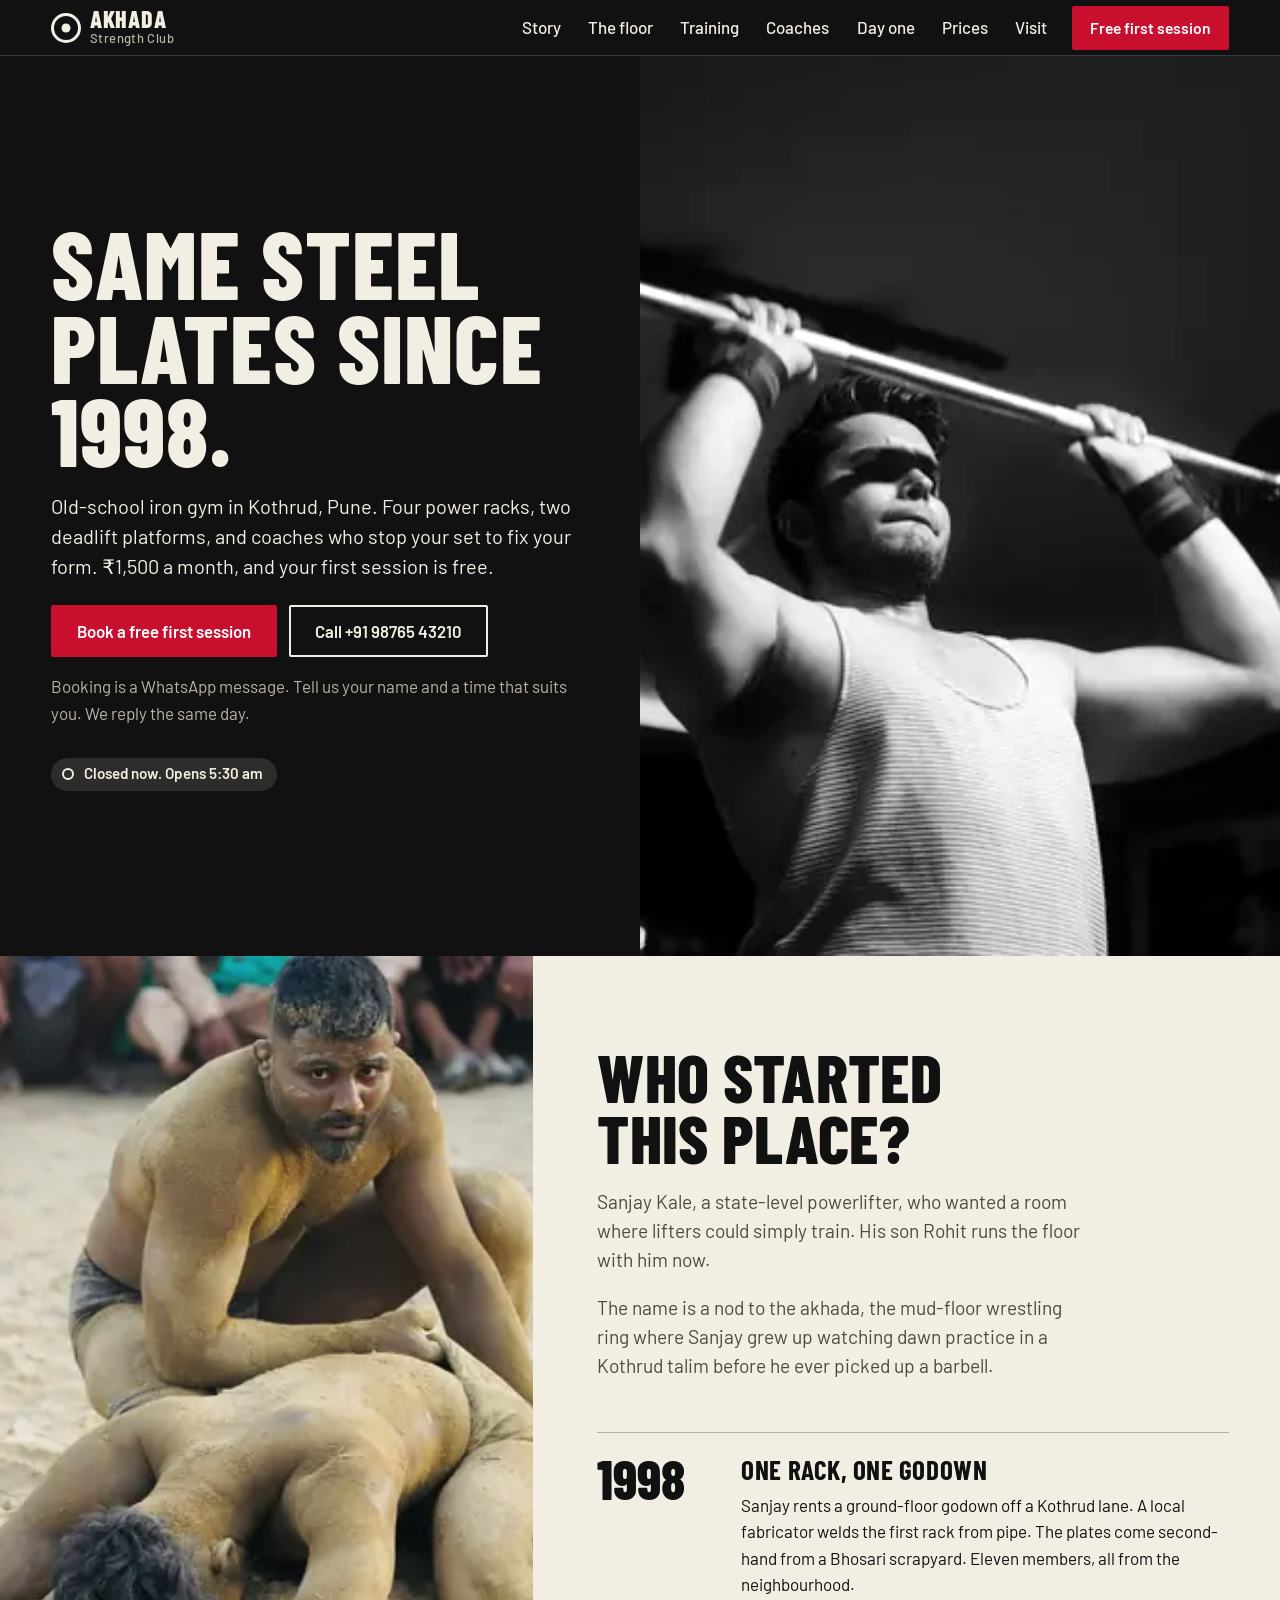
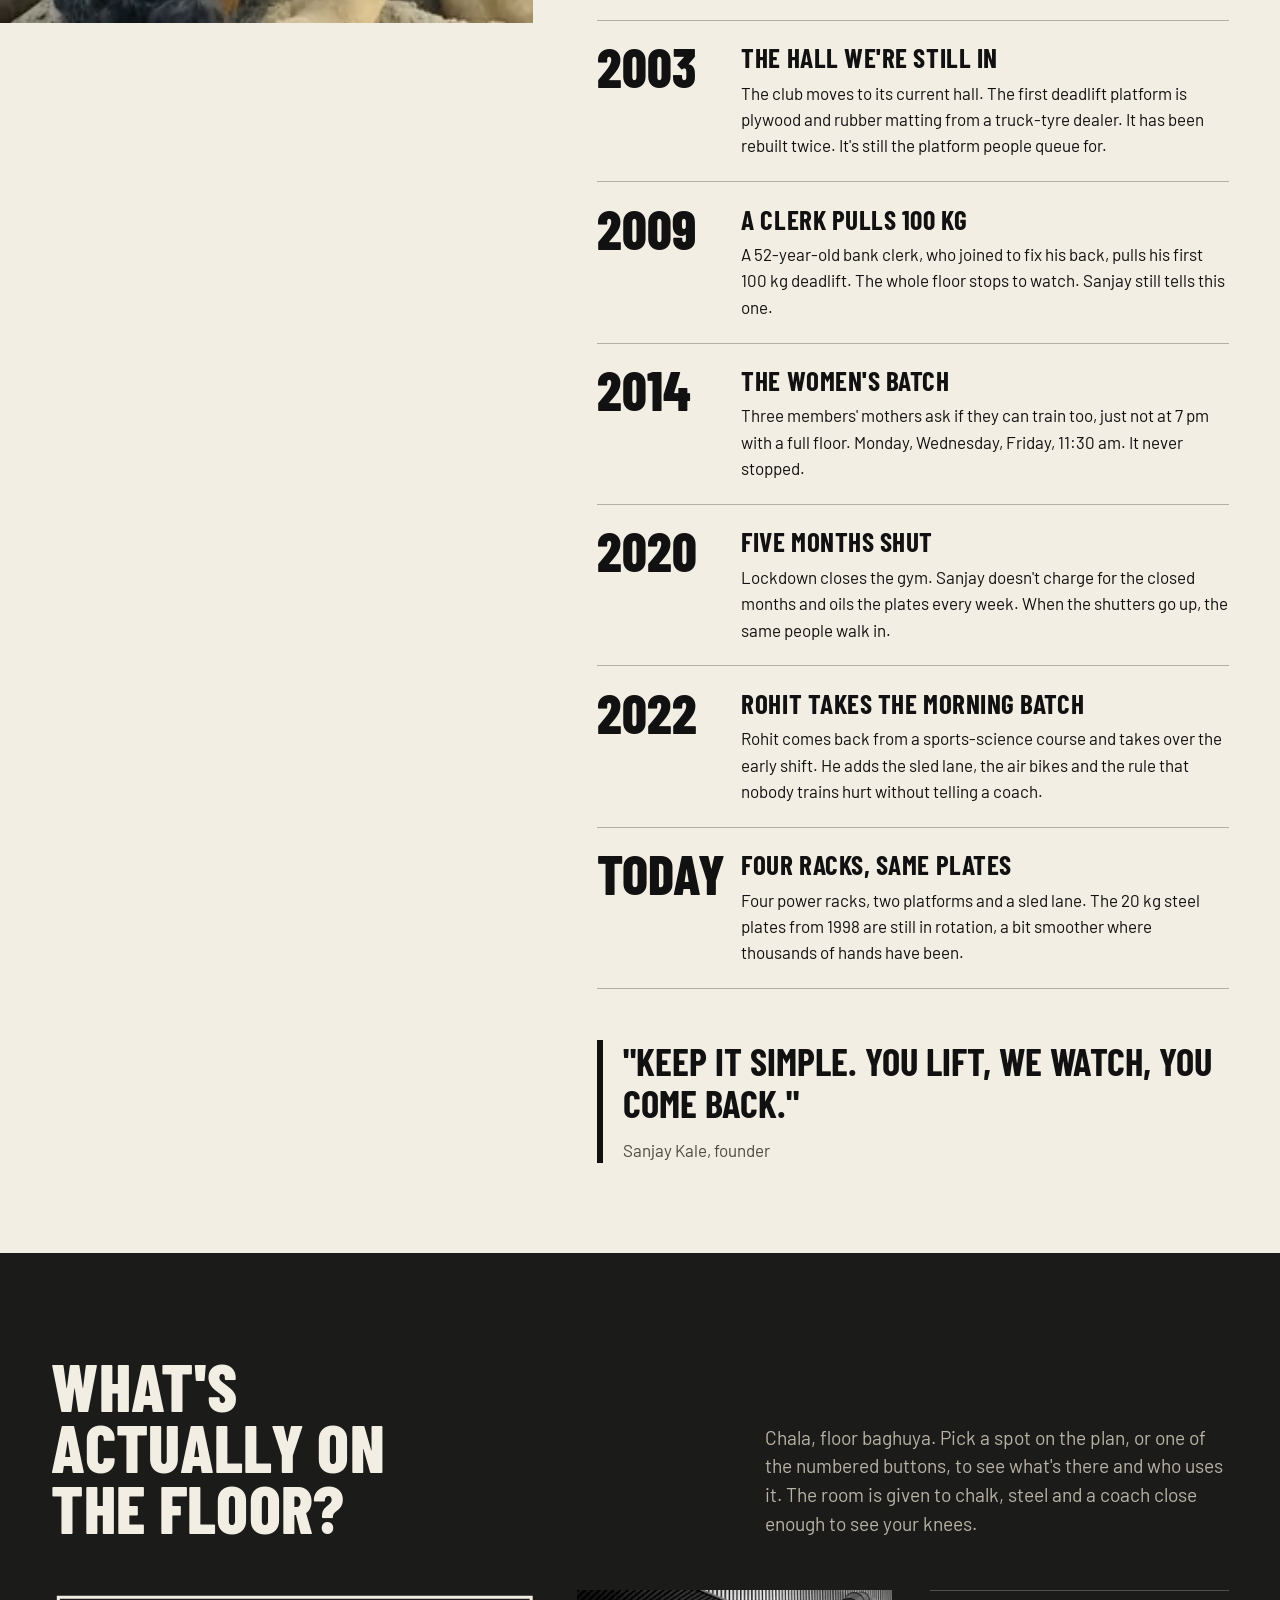
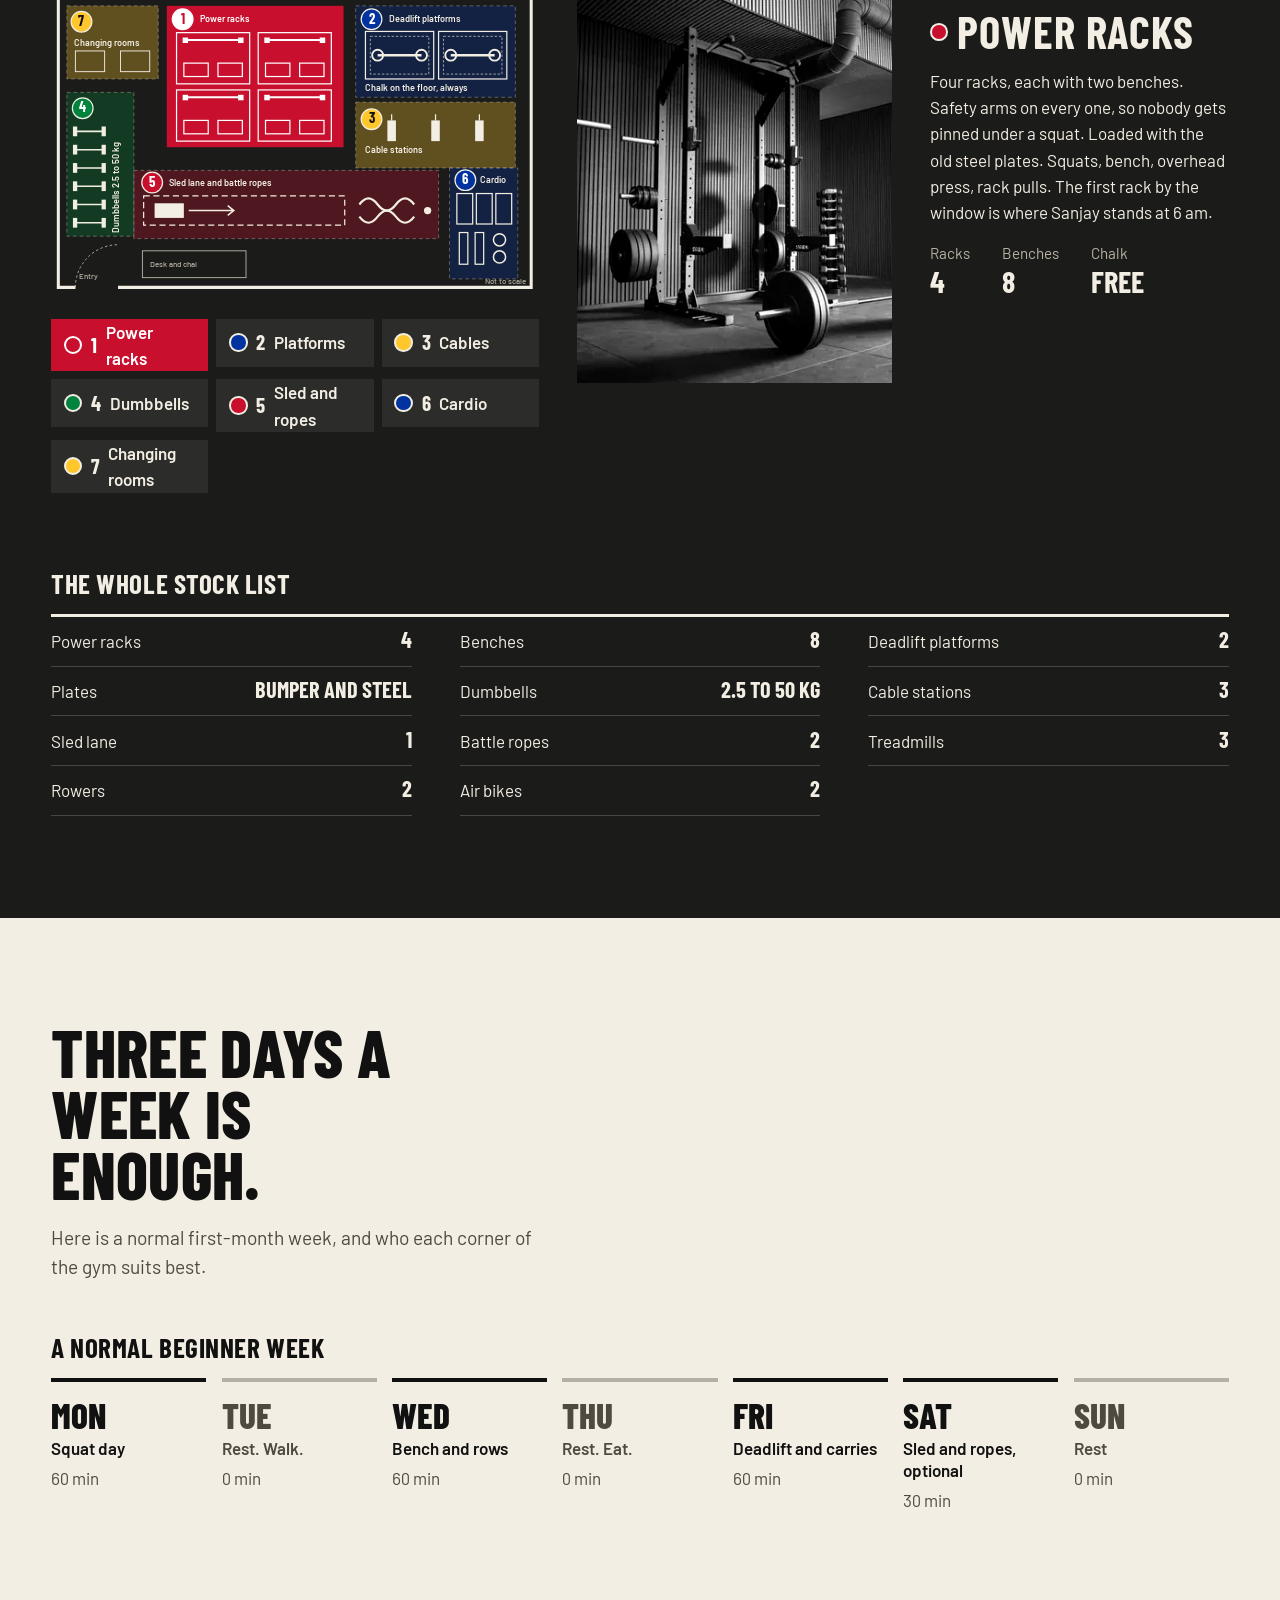
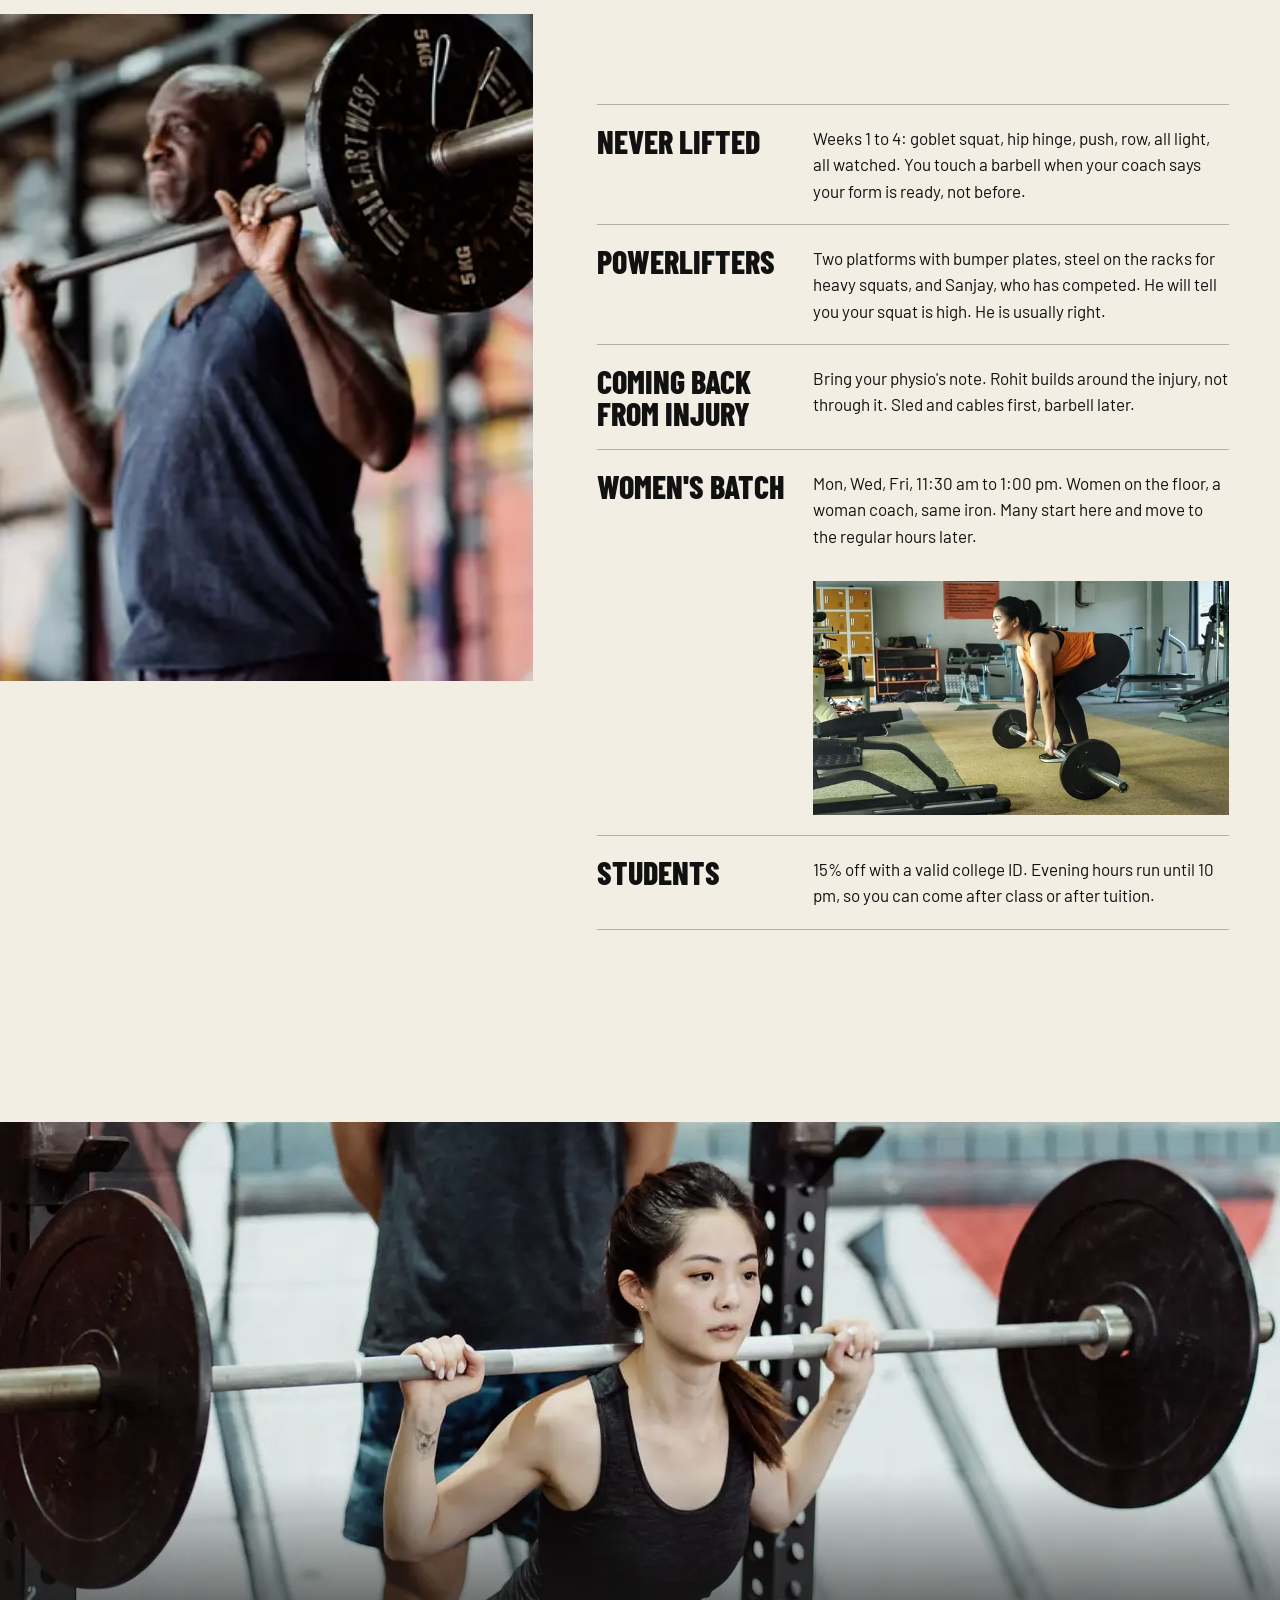
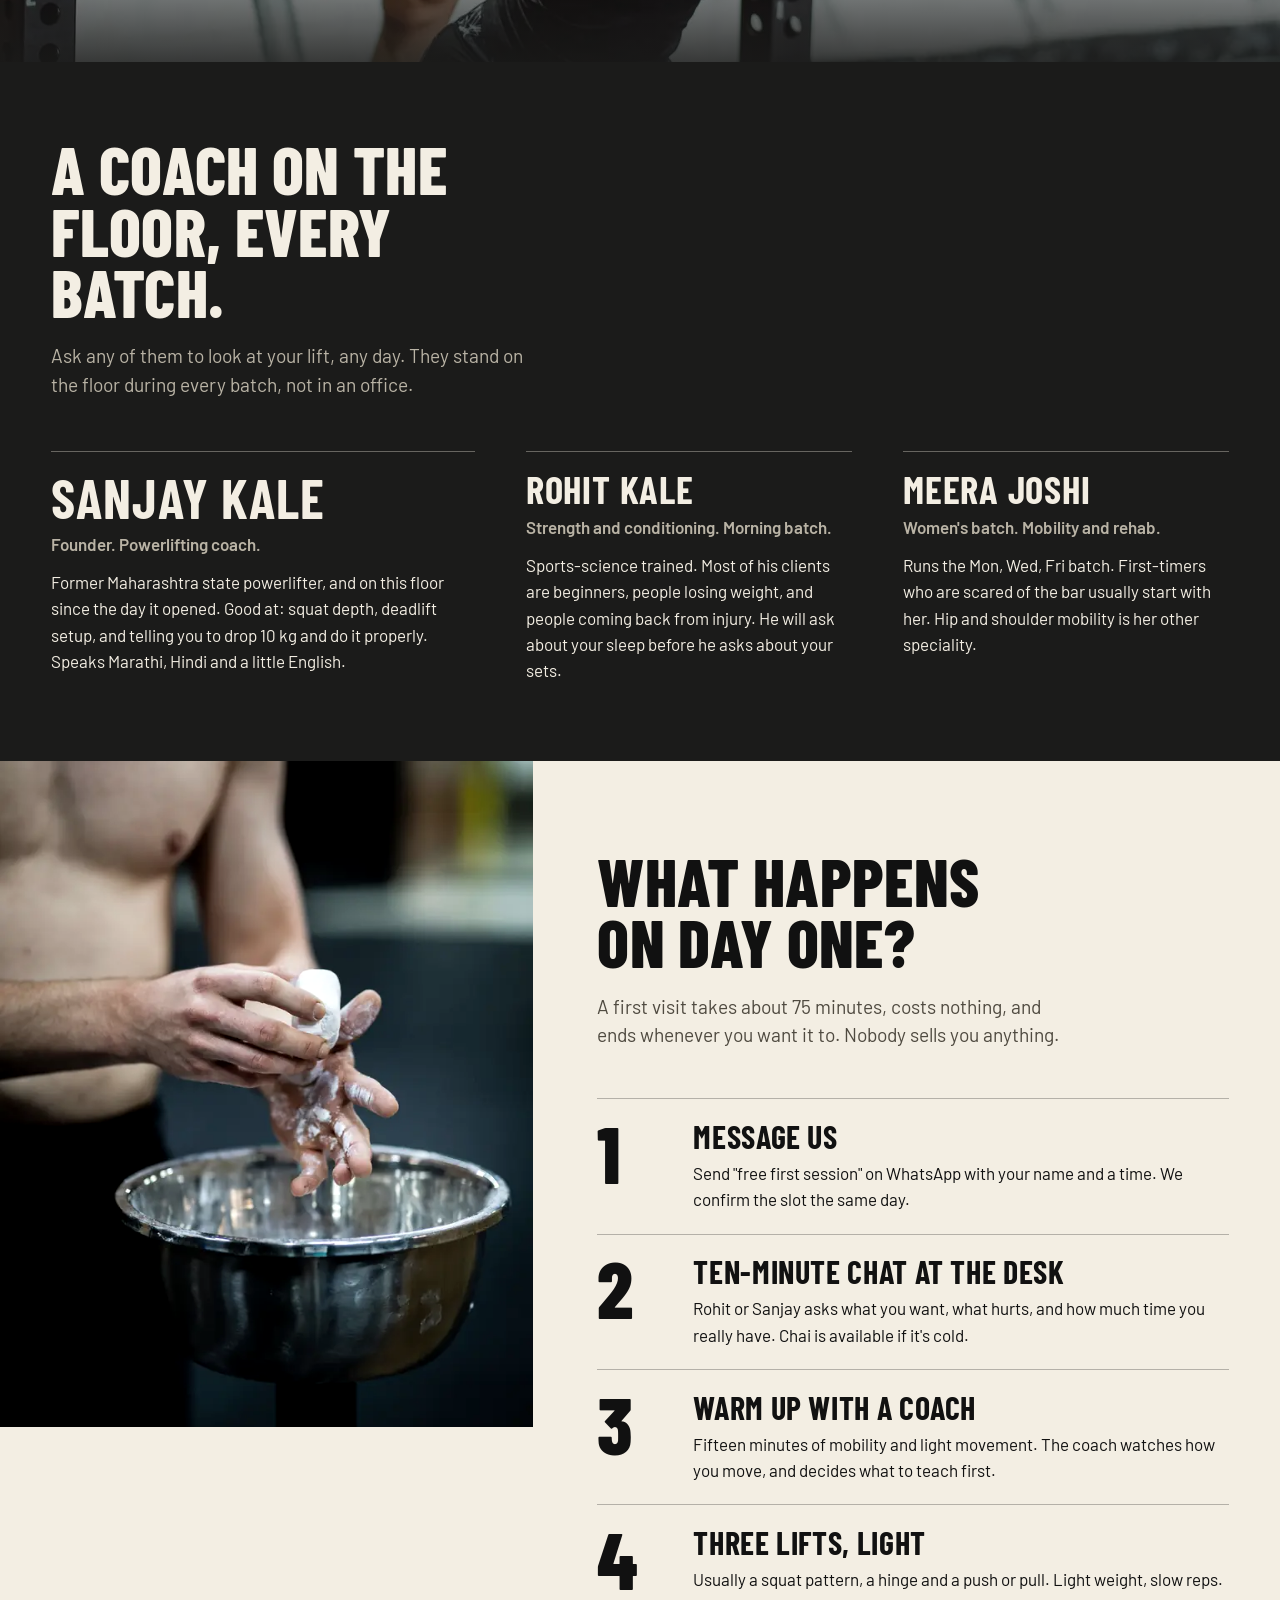
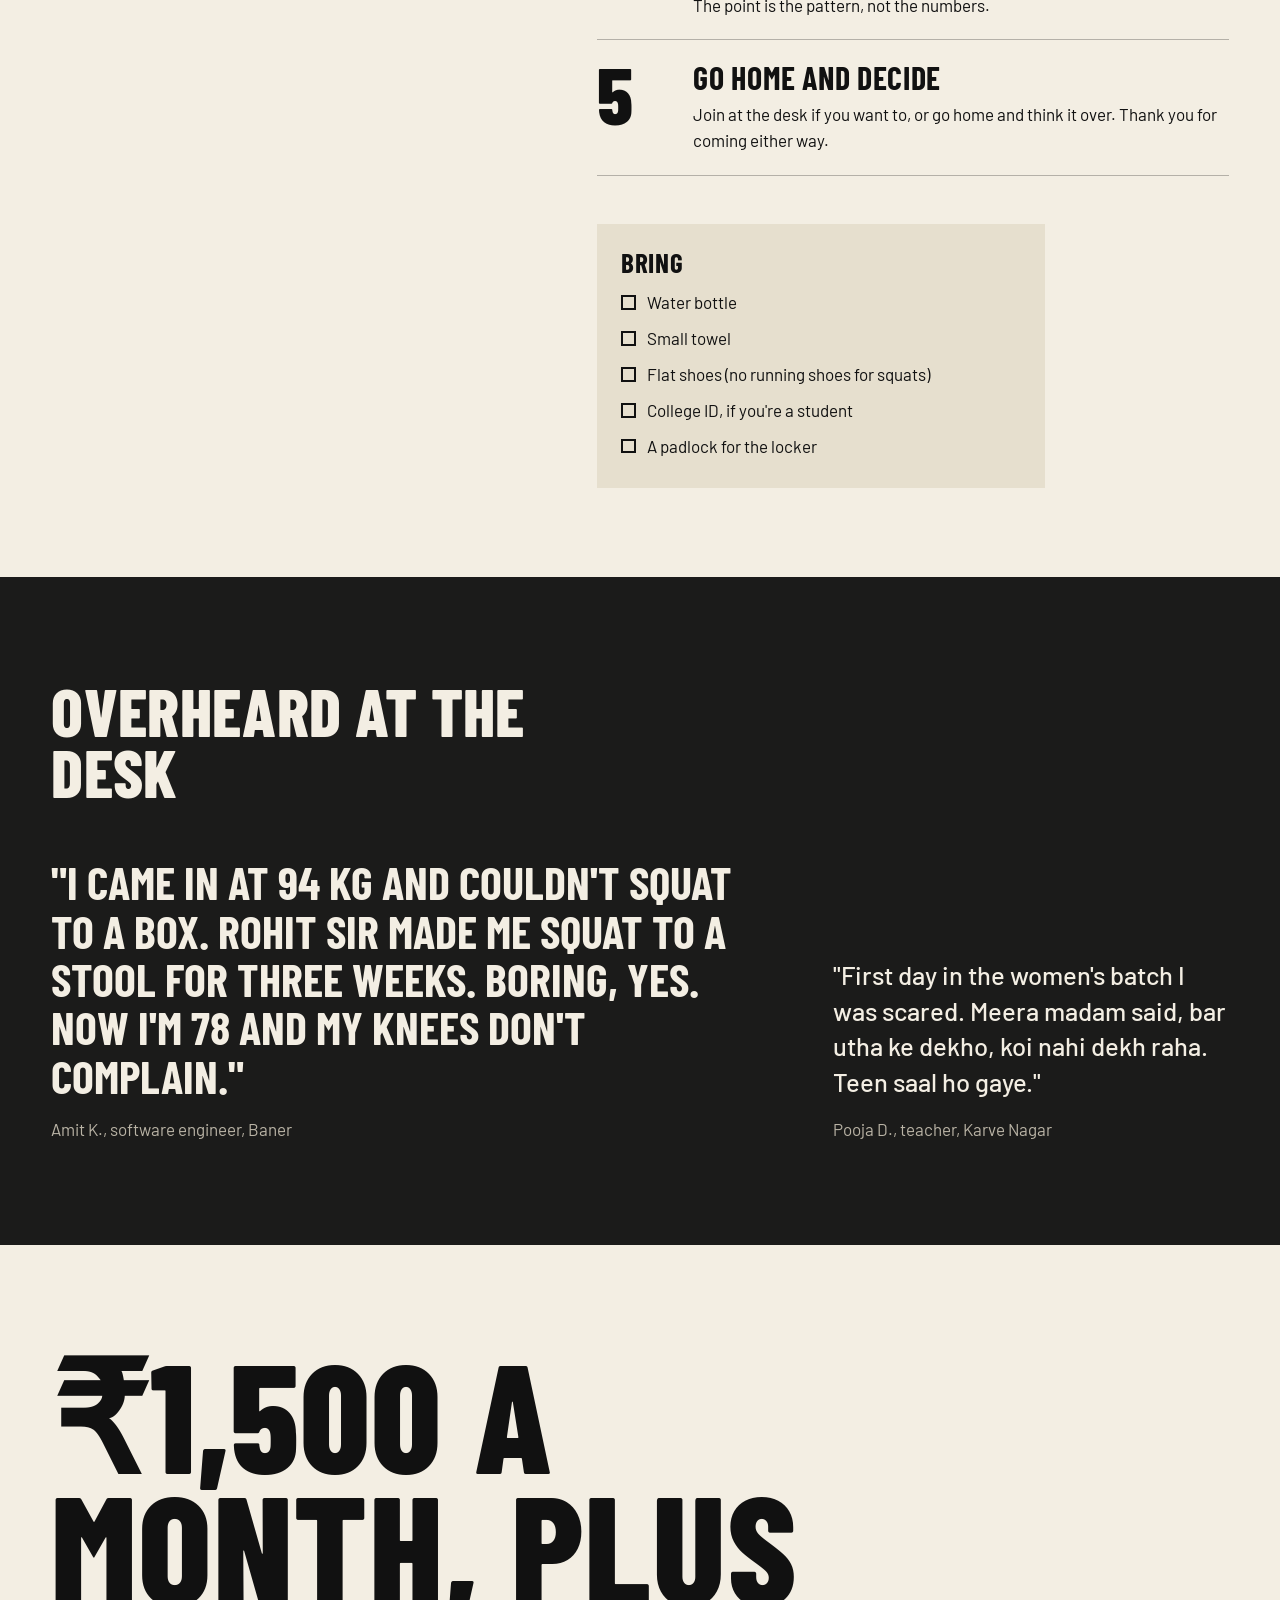
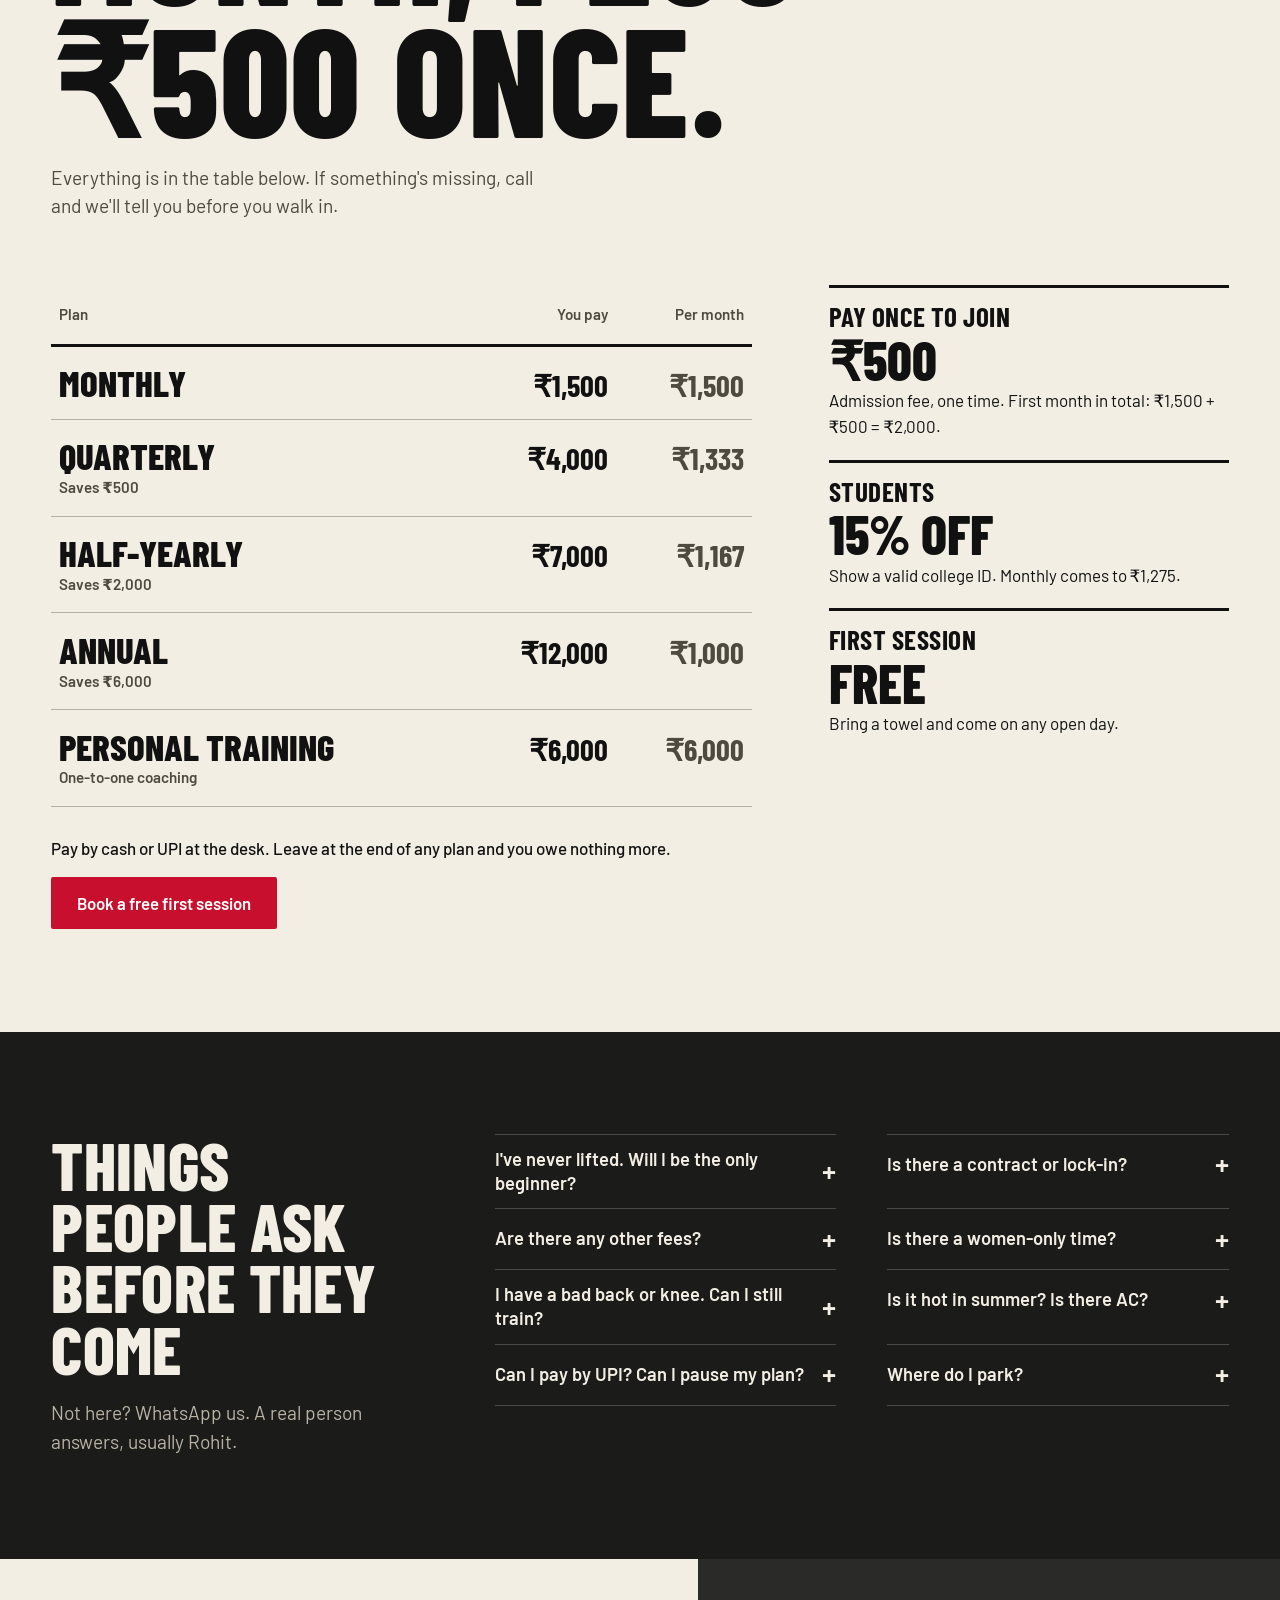
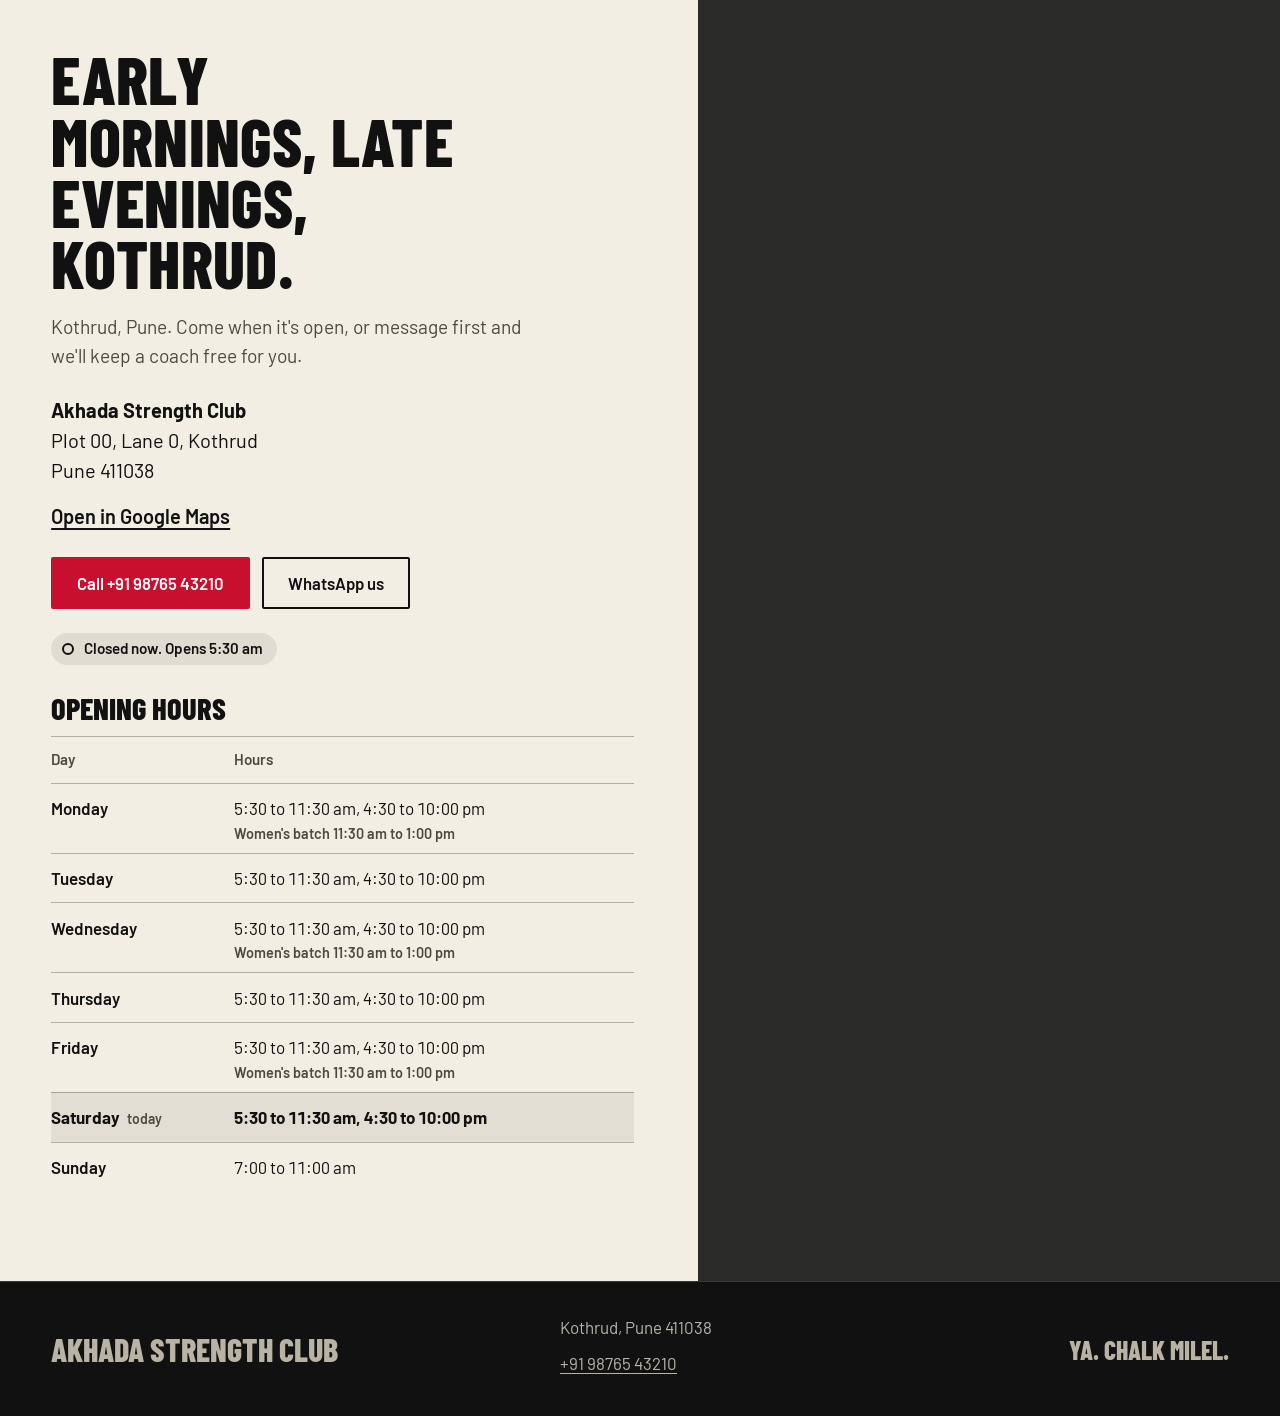
<file: gym/index.html>
<!DOCTYPE html>
<html lang="en-IN">
<head>
<meta charset="utf-8">
<meta name="viewport" content="width=device-width, initial-scale=1">
<title>Akhada Strength Club, Kothrud, Pune | Old-school iron gym</title>
<meta name="description" content="Old-school iron gym in Kothrud, Pune. Four power racks, two deadlift platforms, coaches who correct your form. From ₹1,500 a month, no lock-in. First session free."> <!-- CLIENT: replace -->
<link rel="canonical" href="https://akhadastrength.in/"> <!-- CLIENT: replace with the real domain -->
<meta name="theme-color" content="#111111">
<meta property="og:type" content="website">
<meta property="og:site_name" content="Akhada Strength Club">
<meta property="og:title" content="Akhada Strength Club, Kothrud, Pune">
<meta property="og:description" content="Old-school iron gym in Kothrud, Pune. Four power racks, two deadlift platforms, coaches who correct your form. From ₹1,500 a month. First session free.">
<meta property="og:url" content="https://akhadastrength.in/"> <!-- CLIENT: replace with the real domain -->
<meta property="og:image" content="https://akhadastrength.in/img/og.jpg"> <!-- CLIENT: replace with the domain, and with a real photo -->
<meta property="og:image:width" content="1200">
<meta property="og:image:height" content="630">
<meta property="og:image:alt" content="Power racks loaded with plates at Akhada Strength Club">
<meta property="og:locale" content="en_IN">
<meta name="twitter:card" content="summary_large_image">
<meta name="twitter:title" content="Akhada Strength Club, Kothrud, Pune">
<meta name="twitter:description" content="Old-school iron gym in Kothrud, Pune. From ₹1,500 a month. First session free.">
<meta name="twitter:image" content="https://akhadastrength.in/img/og.jpg"> <!-- CLIENT: replace with the domain -->
<link rel="icon" href="favicon.svg" type="image/svg+xml">
<link rel="apple-touch-icon" href="apple-touch-icon.png">
<script type="application/ld+json">
{
  "@context": "https://schema.org",
  "@type": "ExerciseGym",
  "name": "Akhada Strength Club",
  "url": "https://akhadastrength.in/",
  "image": "https://akhadastrength.in/img/og.jpg",
  "description": "Old-school iron gym in Kothrud, Pune with four power racks, two deadlift platforms and coaches on the floor in every batch. Women's batch Monday, Wednesday and Friday, 11:30 am to 1:00 pm.",
  "telephone": "+91-98765-43210",
  "priceRange": "₹1,500/month",
  "address": {
    "@type": "PostalAddress",
    "streetAddress": "Plot 00, Lane 0, Kothrud",
    "addressLocality": "Pune",
    "addressRegion": "Maharashtra",
    "postalCode": "411038",
    "addressCountry": "IN"
  },
  "geo": { "@type": "GeoCoordinates", "latitude": 18.5074, "longitude": 73.8077 },
  "openingHoursSpecification": [
    { "@type": "OpeningHoursSpecification", "dayOfWeek": ["Monday", "Tuesday", "Wednesday", "Thursday", "Friday", "Saturday"], "opens": "05:30", "closes": "11:30" },
    { "@type": "OpeningHoursSpecification", "dayOfWeek": ["Monday", "Wednesday", "Friday"], "opens": "11:30", "closes": "13:00", "description": "Women's batch" },
    { "@type": "OpeningHoursSpecification", "dayOfWeek": ["Monday", "Tuesday", "Wednesday", "Thursday", "Friday", "Saturday"], "opens": "16:30", "closes": "22:00" },
    { "@type": "OpeningHoursSpecification", "dayOfWeek": "Sunday", "opens": "07:00", "closes": "11:00" }
  ]
}
</script> <!-- CLIENT: replace phone, address, geo coordinates and domain -->
<script>document.documentElement.classList.add('js')</script>
<link rel="preconnect" href="https://fonts.googleapis.com">
<link rel="preconnect" href="https://fonts.gstatic.com" crossorigin>
<link rel="preload" as="image" href="img/hero-1280.webp" imagesrcset="img/hero-640.webp 640w, img/hero-1280.webp 1280w, img/hero-1920.webp 1920w" imagesizes="(min-width:900px) 50vw, 100vw" fetchpriority="high">
<link rel="stylesheet" href="https://fonts.googleapis.com/css2?family=Barlow+Condensed:wght@700;800&amp;family=Barlow:wght@400;500;600&amp;display=swap" media="print" onload="this.media='all'">
<noscript><link rel="stylesheet" href="https://fonts.googleapis.com/css2?family=Barlow+Condensed:wght@700;800&amp;family=Barlow:wght@400;500;600&amp;display=swap"></noscript>
<link rel="stylesheet" href="styles.css">
</head>
<body id="top">
<a class="skip" href="#main">Skip to content</a>

<header class="site-head">
  <div class="bar">
    <a class="brand" href="#top">
      <svg class="brand__plate" viewBox="0 0 40 40" width="30" height="30" aria-hidden="true" focusable="false"><circle cx="20" cy="20" r="18" fill="none" stroke="currentColor" stroke-width="4"/><circle cx="20" cy="20" r="6" fill="currentColor"/></svg>
      <span class="brand__name">Akhada <small>Strength Club</small></span> <!-- CLIENT: replace -->
    </a>
    <nav class="nav-desktop" aria-label="Main">
      <ul>
        <li><a href="#story">Story</a></li>
        <li><a href="#floor">The floor</a></li>
        <li><a href="#training">Training</a></li>
        <li><a href="#coaches">Coaches</a></li>
        <li><a href="#day-one">Day one</a></li>
        <li><a href="#plans">Prices</a></li>
        <li><a href="#visit">Visit</a></li>
      </ul>
    </nav>
    <a class="btn btn--red btn--sm head-cta" href="https://wa.me/919876543210?text=Namaste%21%20I%20want%20to%20book%20my%20free%20first%20session%20at%20Akhada%20Strength%20Club.%20My%20name%20is%20" rel="noopener">Free first session</a> <!-- CLIENT: replace phone -->
    <nav class="nav-mobile" aria-label="Menu">
      <details class="menu">
        <summary><span class="menu__open">Menu</span><span class="menu__close">Close</span></summary>
        <ul>
          <li><a href="#story">Story</a></li>
          <li><a href="#floor">The floor</a></li>
          <li><a href="#training">Training</a></li>
          <li><a href="#coaches">Coaches</a></li>
          <li><a href="#day-one">Day one</a></li>
          <li><a href="#plans">Prices</a></li>
          <li><a href="#faq">Questions</a></li>
          <li><a href="#visit">Visit and hours</a></li>
        </ul>
      </details>
    </nav>
  </div>
</header>

<main id="main" tabindex="-1">

  <!-- HERO -->
  <section class="hero" aria-labelledby="hero-h">
    <div class="hero__copy">
      <h1 id="hero-h">Same steel plates since 1998.</h1> <!-- CLIENT: replace -->
      <p class="hero__lede">Old-school iron gym in Kothrud, Pune. Four power racks, two deadlift platforms, and coaches who stop your set to fix your form. ₹1,500 a month, and your first session is free.</p> <!-- CLIENT: replace -->
      <div class="hero__actions">
        <a class="btn btn--red" href="https://wa.me/919876543210?text=Namaste%21%20I%20want%20to%20book%20my%20free%20first%20session%20at%20Akhada%20Strength%20Club.%20My%20name%20is%20" rel="noopener">Book a free first session</a>
        <a class="btn btn--line" href="tel:+919876543210">Call&nbsp;+91&nbsp;98765&nbsp;43210</a> <!-- CLIENT: replace phone -->
      </div>
      <p class="hero__note">Booking is a WhatsApp message. Tell us your name and a time that suits you. We reply the same day.</p> <!-- CLIENT: replace -->
      <p id="open-badge" class="badge" hidden></p>
    </div>
    <div class="hero__art">
      <figure class="photo" data-photo="hero_racks">
        <img src="img/hero-1280.webp" srcset="img/hero-640.webp 640w, img/hero-1280.webp 1280w, img/hero-1920.webp 1920w" sizes="(min-width:900px) 50vw, 100vw" width="1280" height="853" alt="Black-and-white photo of a man pressing a loaded barbell overhead in a gritty gym" fetchpriority="high" decoding="async">
      </figure> <!-- CLIENT: replace with real photo of a lifter at the club at 6 am (sample image) -->
    </div>
  </section>

  <!-- STORY -->
  <section id="story" class="sec sec--light sec--flush" aria-labelledby="story-h">
    <div class="split split--media-l">
      <div class="story__media">
        <figure class="photo" data-photo="story">
          <img src="img/story-1280.webp" srcset="img/story-640.webp 640w, img/story-1280.webp 1280w" sizes="(min-width:960px) 42vw, 100vw" width="1280" height="720" alt="Two wrestlers grappling in a mud pit during a traditional Indian kushti bout, spectators looking on" loading="lazy" decoding="async">
        </figure> <!-- CLIENT: replace with the client's own old photo of Sanjay at the first rack (sample image: a kushti bout) -->
      </div>
      <div class="pane">
        <h2 id="story-h" class="h2">Who started this place?</h2>
        <p class="lede">Sanjay Kale, a state-level powerlifter, who wanted a room where lifters could simply train. His son Rohit runs the floor with him now.</p> <!-- CLIENT: replace -->
        <p class="lede">The name is a nod to the akhada, the mud-floor wrestling ring where Sanjay grew up watching dawn practice in a Kothrud talim before he ever picked up a barbell.</p> <!-- CLIENT: replace (invented: the akhada origin of the name) -->
        <ol class="timeline">
          <li>
            <span class="timeline__year">1998</span>
            <div>
              <h3>One rack, one godown</h3>
              <p>Sanjay rents a ground-floor godown off a Kothrud lane. A local fabricator welds the first rack from pipe. The plates come second-hand from a Bhosari scrapyard. Eleven members, all from the neighbourhood.</p> <!-- CLIENT: replace (invented: godown, Bhosari scrapyard, eleven members) -->
            </div>
          </li>
          <li>
            <span class="timeline__year">2003</span>
            <div>
              <h3>The hall we're still in</h3>
              <p>The club moves to its current hall. The first deadlift platform is plywood and rubber matting from a truck-tyre dealer. It has been rebuilt twice. It's still the platform people queue for.</p> <!-- CLIENT: replace -->
            </div>
          </li>
          <li>
            <span class="timeline__year">2009</span>
            <div>
              <h3>A clerk pulls 100 kg</h3>
              <p>A 52-year-old bank clerk, who joined to fix his back, pulls his first 100 kg deadlift. The whole floor stops to watch. Sanjay still tells this one.</p> <!-- CLIENT: replace -->
            </div>
          </li>
          <li>
            <span class="timeline__year">2014</span>
            <div>
              <h3>The women's batch</h3>
              <p>Three members' mothers ask if they can train too, just not at 7 pm with a full floor. Monday, Wednesday, Friday, 11:30 am. It never stopped.</p> <!-- CLIENT: replace -->
            </div>
          </li>
          <li>
            <span class="timeline__year">2020</span>
            <div>
              <h3>Five months shut</h3>
              <p>Lockdown closes the gym. Sanjay doesn't charge for the closed months and oils the plates every week. When the shutters go up, the same people walk in.</p> <!-- CLIENT: replace -->
            </div>
          </li>
          <li>
            <span class="timeline__year">2022</span>
            <div>
              <h3>Rohit takes the morning batch</h3>
              <p>Rohit comes back from a sports-science course and takes over the early shift. He adds the sled lane, the air bikes and the rule that nobody trains hurt without telling a coach.</p> <!-- CLIENT: replace -->
            </div>
          </li>
          <li>
            <span class="timeline__year">Today</span>
            <div>
              <h3>Four racks, same plates</h3>
              <p>Four power racks, two platforms and a sled lane. The 20 kg steel plates from 1998 are still in rotation, a bit smoother where thousands of hands have been.</p> <!-- CLIENT: replace -->
            </div>
          </li>
        </ol>
        <blockquote class="pull">
          <p>"Keep it simple. You lift, we watch, you come back."</p>
          <footer>Sanjay Kale, founder</footer> <!-- CLIENT: replace -->
        </blockquote>
      </div>
    </div>
  </section>

  <!-- WALK THE FLOOR -->
  <section id="floor" class="sec sec--dark" aria-labelledby="floor-h">
    <div class="wrap wrap--wide">
      <div class="floor-head">
        <h2 id="floor-h" class="h2">What's actually on the floor?</h2>
        <p class="lede"><span lang="mr-Latn">Chala, floor baghuya.</span> Pick a spot on the plan, or one of the numbered buttons, to see what's there and who uses it. The room is given to chalk, steel and a coach close enough to see your knees.</p>
      </div>

      <div class="floor">
        <div class="floor__plan">
          <svg class="plan" viewBox="0 0 800 500" role="group" aria-labelledby="plan-t" focusable="false">
            <title id="plan-t">Floor plan of Akhada Strength Club with seven areas. Each area is a link to its description.</title> <!-- CLIENT: replace layout -->
            <defs>
              <g id="rack">
                <rect x="0" y="0" width="120" height="84" fill="none" stroke="currentColor" stroke-width="2"/>
                <rect x="10" y="8" width="9" height="9" fill="currentColor"/>
                <rect x="101" y="8" width="9" height="9" fill="currentColor"/>
                <line x1="14" y1="12" x2="106" y2="12" stroke="currentColor" stroke-width="3"/>
                <rect x="12" y="50" width="40" height="22" fill="none" stroke="currentColor" stroke-width="2"/>
                <rect x="68" y="50" width="40" height="22" fill="none" stroke="currentColor" stroke-width="2"/>
              </g>
              <g id="plat">
                <rect x="0" y="0" width="112" height="78" fill="none" stroke="currentColor" stroke-width="2"/>
                <rect x="8" y="8" width="96" height="62" fill="none" stroke="currentColor" stroke-width="1" stroke-dasharray="4 3"/>
                <line x1="20" y1="39" x2="92" y2="39" stroke="currentColor" stroke-width="4"/>
                <circle cx="20" cy="39" r="9" fill="none" stroke="currentColor" stroke-width="3"/>
                <circle cx="92" cy="39" r="9" fill="none" stroke="currentColor" stroke-width="3"/>
              </g>
            </defs>

            <!-- walls with a door gap at bottom left -->
            <path class="wall" d="M40 488 H12 V12 H788 V488 H110" fill="none"/>
            <path class="door" d="M40 488 A70 70 0 0 1 110 418" fill="none"/>
            <text class="note" x="46" y="474">Entry</text>
            <rect class="desk" x="150" y="428" width="170" height="44" fill="none"/>
            <text class="note" x="162" y="455">Desk and chai</text> <!-- CLIENT: replace -->
            <text class="note note--end" x="780" y="482">Not to scale</text>

            <!-- 1 racks -->
            <a class="zone zone--red" data-zone="racks" href="#zone-racks" aria-label="1. Power racks">
              <rect class="zone-hit" x="190" y="26" width="290" height="232"/>
              <use href="#rack" x="206" y="70"/>
              <use href="#rack" x="340" y="70"/>
              <use href="#rack" x="206" y="164"/>
              <use href="#rack" x="340" y="164"/>
              <g transform="translate(216 48)"><g class="bdg-s"><circle class="bdg" r="17"/><text class="bdg-n" y="7" text-anchor="middle">1</text></g></g>
              <text class="zone-label" x="244" y="53">Power racks</text>
            </a>

            <!-- 2 platforms -->
            <a class="zone zone--blue" data-zone="platforms" href="#zone-platforms" aria-label="2. Deadlift platforms">
              <rect class="zone-hit" x="500" y="26" width="262" height="150"/>
              <use href="#plat" x="516" y="68"/>
              <use href="#plat" x="636" y="68"/>
              <g transform="translate(526 48)"><g class="bdg-s"><circle class="bdg" r="17"/><text class="bdg-n" y="7" text-anchor="middle">2</text></g></g>
              <text class="zone-label" x="554" y="53">Deadlift platforms</text>
              <text class="zone-label" x="516" y="166">Chalk on the floor, always</text>
            </a>

            <!-- 3 cables -->
            <a class="zone zone--yellow" data-zone="cables" href="#zone-cables" aria-label="3. Cable stations">
              <rect class="zone-hit" x="500" y="184" width="262" height="108"/>
              <rect x="552" y="214" width="14" height="34" fill="currentColor"/>
              <rect x="624" y="214" width="14" height="34" fill="currentColor"/>
              <rect x="696" y="214" width="14" height="34" fill="currentColor"/>
              <path d="M559 214 V204 M631 214 V204 M703 214 V204" stroke="currentColor" stroke-width="2"/>
              <g transform="translate(526 212)"><g class="bdg-s"><circle class="bdg" r="17"/><text class="bdg-n" y="7" text-anchor="middle">3</text></g></g>
              <text class="zone-label" x="516" y="268">Cable stations</text>
            </a>

            <!-- 4 dumbbells -->
            <a class="zone zone--green" data-zone="dumbbells" href="#zone-dumbbells" aria-label="4. Dumbbell wall">
              <rect class="zone-hit" x="26" y="168" width="110" height="236"/>
              <g stroke="currentColor" stroke-width="2.5" fill="none">
                <path d="M40 232 H86 M40 262 H86 M40 292 H86 M40 322 H86 M40 352 H86 M40 382 H86"/>
              </g>
              <g fill="currentColor">
                <rect x="36" y="224" width="7" height="16"/><rect x="83" y="224" width="7" height="16"/>
                <rect x="36" y="254" width="7" height="16"/><rect x="83" y="254" width="7" height="16"/>
                <rect x="36" y="284" width="7" height="16"/><rect x="83" y="284" width="7" height="16"/>
                <rect x="36" y="314" width="7" height="16"/><rect x="83" y="314" width="7" height="16"/>
                <rect x="36" y="344" width="7" height="16"/><rect x="83" y="344" width="7" height="16"/>
                <rect x="36" y="374" width="7" height="16"/><rect x="83" y="374" width="7" height="16"/>
              </g>
              <g transform="translate(52 194)"><g class="bdg-s"><circle class="bdg" r="17"/><text class="bdg-n" y="7" text-anchor="middle">4</text></g></g>
              <text class="zone-label" transform="translate(112 398) rotate(-90)">Dumbbells 2.5 to 50 kg</text>
            </a>

            <!-- 5 sled lane + ropes -->
            <a class="zone zone--red" data-zone="sled" href="#zone-sled" aria-label="5. Sled lane and battle ropes">
              <rect class="zone-hit" x="136" y="296" width="500" height="112"/>
              <rect x="152" y="338" width="330" height="48" fill="none" stroke="currentColor" stroke-width="2" stroke-dasharray="10 6"/>
              <rect x="170" y="350" width="48" height="24" fill="currentColor"/>
              <path d="M226 362 H300 M290 354 L300 362 L290 370" fill="none" stroke="currentColor" stroke-width="2.5"/>
              <path d="M506 352 q15 -20 30 0 t30 0 t30 0" fill="none" stroke="currentColor" stroke-width="3.5"/>
              <path d="M506 372 q15 20 30 0 t30 0 t30 0" fill="none" stroke="currentColor" stroke-width="3.5"/>
              <circle cx="618" cy="362" r="6" fill="currentColor"/>
              <g transform="translate(166 316)"><g class="bdg-s"><circle class="bdg" r="17"/><text class="bdg-n" y="7" text-anchor="middle">5</text></g></g>
              <text class="zone-label" x="194" y="321">Sled lane and battle ropes</text>
            </a>

            <!-- 6 cardio -->
            <a class="zone zone--blue" data-zone="cardio" href="#zone-cardio" aria-label="6. Cardio corner">
              <rect class="zone-hit" x="654" y="292" width="112" height="182"/>
              <rect x="666" y="334" width="26" height="50" fill="none" stroke="currentColor" stroke-width="2"/>
              <rect x="698" y="334" width="26" height="50" fill="none" stroke="currentColor" stroke-width="2"/>
              <rect x="730" y="334" width="26" height="50" fill="none" stroke="currentColor" stroke-width="2"/>
              <rect x="670" y="398" width="14" height="52" fill="none" stroke="currentColor" stroke-width="2"/>
              <rect x="696" y="398" width="14" height="52" fill="none" stroke="currentColor" stroke-width="2"/>
              <circle cx="736" cy="410" r="10" fill="none" stroke="currentColor" stroke-width="2.5"/>
              <circle cx="736" cy="438" r="10" fill="none" stroke="currentColor" stroke-width="2.5"/>
              <g transform="translate(680 312)"><g class="bdg-s"><circle class="bdg" r="17"/><text class="bdg-n" y="7" text-anchor="middle">6</text></g></g>
              <text class="zone-label" x="704" y="317">Cardio</text>
            </a>
            <!-- 7 changing rooms -->
            <a class="zone zone--yellow" data-zone="changing" href="#zone-changing" aria-label="7. Changing rooms">
              <rect class="zone-hit" x="26" y="26" width="150" height="120"/>
              <rect x="114" y="100" width="48" height="34" fill="none" stroke="currentColor" stroke-width="1.5"/>
              <rect x="40" y="100" width="48" height="34" fill="none" stroke="currentColor" stroke-width="1.5"/>
              <g transform="translate(50 52)"><g class="bdg-s"><circle class="bdg" r="17"/><text class="bdg-n" y="7" text-anchor="middle">7</text></g></g>
              <text class="zone-label" x="38" y="92">Changing rooms</text>
            </a>
          </svg>
        </div>

        <ul class="legend">
          <li><a class="chip zone--red" href="#zone-racks" data-zone="racks"><span class="chip__plate" aria-hidden="true"></span><b>1</b> Power racks</a></li>
          <li><a class="chip zone--blue" href="#zone-platforms" data-zone="platforms"><span class="chip__plate" aria-hidden="true"></span><b>2</b> Platforms</a></li>
          <li><a class="chip zone--yellow" href="#zone-cables" data-zone="cables"><span class="chip__plate" aria-hidden="true"></span><b>3</b> Cables</a></li>
          <li><a class="chip zone--green" href="#zone-dumbbells" data-zone="dumbbells"><span class="chip__plate" aria-hidden="true"></span><b>4</b> Dumbbells</a></li>
          <li><a class="chip zone--red" href="#zone-sled" data-zone="sled"><span class="chip__plate" aria-hidden="true"></span><b>5</b> Sled and ropes</a></li>
          <li><a class="chip zone--blue" href="#zone-cardio" data-zone="cardio"><span class="chip__plate" aria-hidden="true"></span><b>6</b> Cardio</a></li>
          <li><a class="chip zone--yellow" href="#zone-changing" data-zone="changing"><span class="chip__plate" aria-hidden="true"></span><b>7</b> Changing rooms</a></li>
        </ul>

        <div class="floor__panel" aria-live="polite">
          <article id="zone-racks" class="zone-card zone--red">
            <figure class="photo zone-photo" data-photo="zone-racks" data-n="1">
              <img src="img/zone-racks-1280.webp" srcset="img/zone-racks-640.webp 640w, img/zone-racks-1280.webp 1280w" sizes="(min-width:1200px) 30vw, (min-width:700px) 45vw, 100vw" width="1280" height="853" alt="A power rack with a barbell and loaded plates in a gym"  loading="lazy" decoding="async">
            </figure> <!-- CLIENT: replace with real photo of the power racks -->
            <div class="zone-body">
              <h3>Power racks</h3>
              <p>Four racks, each with two benches. Safety arms on every one, so nobody gets pinned under a squat. Loaded with the old steel plates. Squats, bench, overhead press, rack pulls. The first rack by the window is where Sanjay stands at 6 am.</p> <!-- CLIENT: replace -->
              <dl class="facts"><div><dt>Racks</dt><dd>4</dd></div><div><dt>Benches</dt><dd>8</dd></div><div><dt>Chalk</dt><dd>Free</dd></div></dl>
            </div>
          </article>
          <article id="zone-platforms" class="zone-card zone--blue">
            <figure class="photo zone-photo" data-photo="zone-platforms" data-n="2">
              <img src="img/zone-platforms-1280.webp" srcset="img/zone-platforms-640.webp 640w, img/zone-platforms-1280.webp 1280w" sizes="(min-width:1200px) 30vw, (min-width:700px) 45vw, 100vw" width="1280" height="1920" alt="Colour-coded bumper plates stacked on a rack" loading="lazy" decoding="async">
            </figure> <!-- CLIENT: replace with real photo of the deadlift platforms -->
            <div class="zone-body">
              <h3>Deadlift platforms</h3>
              <p>Two platforms of plywood and rubber, built for dropping weight. Bumper plates only on the platforms. The old steel plates are for the racks. Chalk is in the bowl, not in your bag.</p> <!-- CLIENT: replace -->
              <dl class="facts"><div><dt>Platforms</dt><dd>2</dd></div><div><dt>Plates</dt><dd>Bumpers only</dd></div></dl>
            </div>
          </article>
          <article id="zone-cables" class="zone-card zone--yellow">
            <figure class="photo zone-photo" data-photo="zone-cables" data-n="3">
              <img src="img/zone-cables-1280.webp" srcset="img/zone-cables-640.webp 640w, img/zone-cables-1280.webp 1280w" sizes="(min-width:1200px) 30vw, (min-width:700px) 45vw, 100vw" width="1280" height="1600" alt="Man using a lat-pulldown cable station, in black and white" loading="lazy" decoding="async">
            </figure> <!-- CLIENT: replace with real photo of the cable stations -->
            <div class="zone-body">
              <h3>Cable stations</h3>
              <p>Pulldowns, rows, face pulls, triceps. This is where beginners learn to pull before they pick up a barbell. It's also the quietest corner at 5 pm.</p> <!-- CLIENT: replace -->
              <dl class="facts"><div><dt>Stations</dt><dd>3</dd></div></dl> <!-- CLIENT: confirm count -->
            </div>
          </article>
          <article id="zone-dumbbells" class="zone-card zone--green">
            <figure class="photo zone-photo" data-photo="zone-dumbbells" data-n="4">
              <img src="img/zone-dumbbells-1280.webp" srcset="img/zone-dumbbells-640.webp 640w, img/zone-dumbbells-1280.webp 1280w" sizes="(min-width:1200px) 30vw, (min-width:700px) 45vw, 100vw" width="1280" height="1920" alt="Long rows of dumbbells on a rack" loading="lazy" decoding="async">
            </figure> <!-- CLIENT: replace with real photo of the dumbbell wall -->
            <div class="zone-body">
              <h3>Dumbbell wall</h3>
              <p>From 2.5 kg to 50 kg, heaviest at the bottom. Put it back where it came from. Rohit will remind you once, nicely.</p> <!-- CLIENT: replace -->
              <dl class="facts"><div><dt>Range</dt><dd>2.5 to 50 kg</dd></div></dl>
            </div>
          </article>
          <article id="zone-sled" class="zone-card zone--red">
            <figure class="photo zone-photo" data-photo="zone-sled" data-n="5">
              <img src="img/zone-sled-1280.webp" srcset="img/zone-sled-640.webp 640w, img/zone-sled-1280.webp 1280w" sizes="(min-width:1200px) 30vw, (min-width:700px) 45vw, 100vw" width="1280" height="1920" alt="Man pushing a weighted sled across the floor" loading="lazy" decoding="async">
            </figure> <!-- CLIENT: replace with real photo of the sled lane -->
            <div class="zone-body">
              <h3>Sled lane and battle ropes</h3>
              <p>A turf lane for pushing and pulling the sled, with battle ropes at the far end. Hard on the lungs, easy on the joints, which is why the coming-back-from-injury crowd uses it too.</p> <!-- CLIENT: replace -->
              <dl class="facts"><div><dt>Lane</dt><dd>1 sled lane</dd></div><div><dt>Ropes</dt><dd>2</dd></div></dl> <!-- CLIENT: confirm lane length and rope count -->
            </div>
          </article>
          <article id="zone-cardio" class="zone-card zone--blue">
            <figure class="photo zone-photo" data-photo="zone-cardio" data-n="6">
              <img src="img/zone-cardio-1280.webp" srcset="img/zone-cardio-640.webp 640w, img/zone-cardio-1280.webp 1280w" sizes="(min-width:1200px) 30vw, (min-width:700px) 45vw, 100vw" width="1280" height="1920" alt="Man training on a rowing machine" loading="lazy" decoding="async">
            </figure> <!-- CLIENT: replace with real photo of the cardio corner -->
            <div class="zone-body">
              <h3>Cardio corner</h3>
              <p>Small on purpose. Warm up here or finish here, but the iron is why you came. Nobody waits for a treadmill at 6 am.</p> <!-- CLIENT: replace -->
              <dl class="facts"><div><dt>Treadmills</dt><dd>3</dd></div><div><dt>Rowers</dt><dd>2</dd></div><div><dt>Air bikes</dt><dd>2</dd></div></dl> <!-- CLIENT: confirm counts -->
            </div>
          </article>
          <article id="zone-changing" class="zone-card zone--yellow">
            <figure class="photo zone-photo" data-photo="zone-changing" data-n="7">
              <img src="img/zone-changing-1280.webp" srcset="img/zone-changing-640.webp 640w, img/zone-changing-1280.webp 1280w" sizes="(min-width:1200px) 30vw, (min-width:700px) 45vw, 100vw" width="1280" height="1920" alt="Lockers with a wooden bench in front" loading="lazy" decoding="async">
            </figure> <!-- CLIENT: replace with real photo of the changing rooms -->
            <div class="zone-body">
              <h3>Changing rooms</h3>
              <p>One for men, one for women. Lockers, a tap, a bathroom. Bring your own padlock and a towel. There are fans, and the shutters stay open for air.</p> <!-- CLIENT: replace -->
              <dl class="facts"><div><dt>Rooms</dt><dd>2</dd></div></dl>
            </div>
          </article>
        </div>
      </div>

      <div class="stock">
        <h3 class="stock__title">The whole stock list</h3>
        <dl class="ledger">
          <div><dt>Power racks</dt><dd>4</dd></div>
          <div><dt>Benches</dt><dd>8</dd></div>
          <div><dt>Deadlift platforms</dt><dd>2</dd></div>
          <div><dt>Plates</dt><dd>Bumper and steel</dd></div>
          <div><dt>Dumbbells</dt><dd>2.5 to 50 kg</dd></div>
          <div><dt>Cable stations</dt><dd>3</dd></div> <!-- CLIENT: confirm count -->
          <div><dt>Sled lane</dt><dd>1</dd></div>
          <div><dt>Battle ropes</dt><dd>2</dd></div> <!-- CLIENT: confirm count -->
          <div><dt>Treadmills</dt><dd>3</dd></div> <!-- CLIENT: confirm count -->
          <div><dt>Rowers</dt><dd>2</dd></div> <!-- CLIENT: confirm count -->
          <div><dt>Air bikes</dt><dd>2</dd></div> <!-- CLIENT: confirm count -->
        </dl>
      </div>
    </div>
  </section>

  <!-- TRAINING -->
  <section id="training" class="sec sec--light" aria-labelledby="training-h">
    <div class="wrap wrap--wide">
      <h2 id="training-h" class="h2">Three days a week is enough.</h2>
      <p class="lede">Here is a normal first-month week, and who each corner of the gym suits best.</p>

      <h3 class="week__title">A normal beginner week</h3>
      <ol class="week" tabindex="0" aria-label="Beginner week, Monday to Sunday. Scrolls sideways on small screens.">
        <li><span class="week__day">Mon</span><span class="week__what">Squat day</span><span class="week__time">60 min</span></li>
        <li class="week__rest"><span class="week__day">Tue</span><span class="week__what">Rest. Walk.</span><span class="week__time">0 min</span></li>
        <li><span class="week__day">Wed</span><span class="week__what">Bench and rows</span><span class="week__time">60 min</span></li>
        <li class="week__rest"><span class="week__day">Thu</span><span class="week__what">Rest. Eat.</span><span class="week__time">0 min</span></li>
        <li><span class="week__day">Fri</span><span class="week__what">Deadlift and carries</span><span class="week__time">60 min</span></li>
        <li><span class="week__day">Sat</span><span class="week__what">Sled and ropes, optional</span><span class="week__time">30 min</span></li>
        <li class="week__rest"><span class="week__day">Sun</span><span class="week__what">Rest</span><span class="week__time">0 min</span></li>
      </ol> <!-- CLIENT: replace sample week -->
    </div>

    <div class="split split--media-l training__split">
      <figure class="photo" data-photo="training">
        <img src="img/training-1280.webp" srcset="img/training-640.webp 640w, img/training-1280.webp 1280w" sizes="(min-width:960px) 42vw, 100vw" width="1280" height="853" alt="A lifter holding a loaded barbell at his shoulders inside a power rack" loading="lazy" decoding="async">
      </figure> <!-- CLIENT: replace with real photo of a squat or deadlift session at the club (sample image) -->
      <div class="pane">
        <dl class="who">
          <div>
            <dt>Never lifted</dt>
            <dd>Weeks 1 to 4: goblet squat, hip hinge, push, row, all light, all watched. You touch a barbell when your coach says your form is ready, not before.</dd> <!-- CLIENT: replace -->
          </div>
          <div>
            <dt>Powerlifters</dt>
            <dd>Two platforms with bumper plates, steel on the racks for heavy squats, and Sanjay, who has competed. He will tell you your squat is high. He is usually right.</dd> <!-- CLIENT: replace -->
          </div>
          <div>
            <dt>Coming back from injury</dt>
            <dd>Bring your physio's note. Rohit builds around the injury, not through it. Sled and cables first, barbell later.</dd> <!-- CLIENT: replace -->
          </div>
          <div class="who__women">
            <dt>Women's batch</dt>
            <dd>Mon, Wed, Fri, 11:30 am to 1:00 pm. Women on the floor, a woman coach, same iron. Many start here and move to the regular hours later.
              <figure class="photo" data-photo="women">
                <img src="img/women-1280.webp" srcset="img/women-640.webp 640w, img/women-1280.webp 1280w" sizes="(min-width:1200px) 30vw, (min-width:960px) 40vw, 100vw" width="1280" height="853" alt="A woman setting up a barbell for a deadlift in a gym" loading="lazy" decoding="async">
              </figure> <!-- CLIENT: replace with a real photo of the women's batch, with permission (sample image) -->
            </dd> <!-- CLIENT: replace -->
          </div>
          <div>
            <dt>Students</dt>
            <dd>15% off with a valid college ID. Evening hours run until 10 pm, so you can come after class or after tuition.</dd> <!-- CLIENT: replace -->
          </div>
        </dl>
      </div>
    </div>
  </section>

  <!-- COACHES -->
  <section id="coaches" class="sec sec--dark coaches-sec" aria-labelledby="coaches-h">
    <figure class="photo coaches__bg" data-photo="coaching">
      <img src="img/coaching-1280.webp" srcset="img/coaching-640.webp 640w, img/coaching-1280.webp 1280w, img/coaching-1920.webp 1920w" sizes="(min-width:900px) 100vw, 100vw" width="1280" height="1920" alt="A coach standing behind a woman as she does a barbell back squat" loading="lazy" decoding="async">
    </figure> <!-- CLIENT: replace with real photo of the coaches on the floor (sample image) -->
    <div class="wrap wrap--wide coaches__in">
      <h2 id="coaches-h" class="h2">A coach on the floor, every batch.</h2>
      <p class="lede">Ask any of them to look at your lift, any day. They stand on the floor during every batch, not in an office.</p> <!-- CLIENT: replace -->
      <div class="coaches">
        <article class="coach coach--lead">
          <h3>Sanjay Kale</h3>
          <p class="coach__role">Founder. Powerlifting coach.</p> <!-- CLIENT: replace -->
          <p>Former Maharashtra state powerlifter, and on this floor since the day it opened. Good at: squat depth, deadlift setup, and telling you to drop 10 kg and do it properly. Speaks Marathi, Hindi and a little English.</p> <!-- CLIENT: replace -->
        </article>
        <article class="coach">
          <h3>Rohit Kale</h3>
          <p class="coach__role">Strength and conditioning. Morning batch.</p> <!-- CLIENT: replace -->
          <p>Sports-science trained. Most of his clients are beginners, people losing weight, and people coming back from injury. He will ask about your sleep before he asks about your sets.</p> <!-- CLIENT: replace -->
        </article>
        <article class="coach">
          <h3>Meera Joshi</h3>
          <p class="coach__role">Women's batch. Mobility and rehab.</p> <!-- CLIENT: replace -->
          <p>Runs the Mon, Wed, Fri batch. First-timers who are scared of the bar usually start with her. Hip and shoulder mobility is her other speciality.</p> <!-- CLIENT: replace -->
        </article>
      </div>
    </div>
  </section>

  <!-- DAY ONE -->
  <section id="day-one" class="sec sec--light sec--flush" aria-labelledby="day-h">
    <div class="split split--media-l dayone">
      <div class="dayone__media">
        <figure class="photo" data-photo="firstday">
          <img src="img/firstday-1280.webp" srcset="img/firstday-640.webp 640w, img/firstday-1280.webp 1280w" sizes="(min-width:960px) 42vw, 100vw" width="1280" height="1920" alt="A lifter chalking his hands over a steel chalk bowl" loading="lazy" decoding="async">
        </figure> <!-- CLIENT: replace with real photo of chalk and a first-day warm-up at the club (sample image) -->
      </div>
      <div class="pane">
        <h2 id="day-h" class="h2">What happens on day one?</h2>
        <p class="lede">A first visit takes about 75 minutes, costs nothing, and ends whenever you want it to. Nobody sells you anything.</p> <!-- CLIENT: replace -->
        <ol class="steps">
          <li>
            <span class="steps__n">1</span>
            <div>
              <h3>Message us</h3>
              <p>Send "free first session" on WhatsApp with your name and a time. We confirm the slot the same day.</p>
            </div>
          </li>
          <li>
            <span class="steps__n">2</span>
            <div>
              <h3>Ten-minute chat at the desk</h3>
              <p>Rohit or Sanjay asks what you want, what hurts, and how much time you really have. Chai is available if it's cold.</p> <!-- CLIENT: replace -->
            </div>
          </li>
          <li>
            <span class="steps__n">3</span>
            <div>
              <h3>Warm up with a coach</h3>
              <p>Fifteen minutes of mobility and light movement. The coach watches how you move, and decides what to teach first.</p>
            </div>
          </li>
          <li>
            <span class="steps__n">4</span>
            <div>
              <h3>Three lifts, light</h3>
              <p>Usually a squat pattern, a hinge and a push or pull. Light weight, slow reps. The point is the pattern, not the numbers.</p>
            </div>
          </li>
          <li>
            <span class="steps__n">5</span>
            <div>
              <h3>Go home and decide</h3>
              <p>Join at the desk if you want to, or go home and think it over. Thank you for coming either way.</p>
            </div>
          </li>
        </ol>
        <div class="bag">
          <h3>Bring</h3>
          <ul>
            <li>Water bottle</li>
            <li>Small towel</li>
            <li>Flat shoes (no running shoes for squats)</li>
            <li>College ID, if you're a student</li>
            <li>A padlock for the locker</li>
          </ul>
        </div>
      </div>
    </div>
  </section>

  <!-- TESTIMONIALS -->
  <section class="sec sec--dark" aria-labelledby="say-h">
    <div class="wrap wrap--wide">
      <h2 id="say-h" class="h2 say__title">Overheard at the desk</h2>
      <div class="say">
        <blockquote class="say__a">
          <p>"I came in at 94 kg and couldn't squat to a box. Rohit sir made me squat to a stool for three weeks. Boring, yes. Now I'm 78 and my knees don't complain."</p> <!-- CLIENT: replace -->
          <footer>Amit K., software engineer, Baner</footer> <!-- CLIENT: replace (invented testimonial) -->
        </blockquote>
        <blockquote class="say__b">
          <p>"First day in the women's batch I was scared. Meera madam said, <span lang="hi-Latn">bar utha ke dekho, koi nahi dekh raha.</span> <span lang="hi-Latn">Teen saal ho gaye.</span>"</p> <!-- CLIENT: replace -->
          <footer>Pooja D., teacher, Karve Nagar</footer> <!-- CLIENT: replace (invented testimonial) -->
        </blockquote>
      </div>
    </div>
  </section>

  <!-- PLANS -->
  <section id="plans" class="sec sec--light" aria-labelledby="plans-h">
    <div class="wrap wrap--wide">
      <h2 id="plans-h" class="h2 h2--price">₹1,500 a month, plus ₹500 once.</h2> <!-- CLIENT: replace prices -->
      <p class="lede">Everything is in the table below. If something's missing, call and we'll tell you before you walk in.</p>
      <div class="plans">
        <table class="price-table">
          <caption class="sr-only">Membership plans and prices in rupees</caption>
          <thead>
            <tr><th scope="col">Plan</th><th scope="col" class="num">You pay</th><th scope="col" class="num">Per month</th></tr>
          </thead>
          <tbody>
            <tr><th scope="row">Monthly</th><td class="num" data-label="You pay">₹1,500</td><td class="num" data-label="Per month">₹1,500</td></tr> <!-- CLIENT: replace prices -->
            <tr><th scope="row">Quarterly<small>Saves ₹500</small></th><td class="num" data-label="You pay">₹4,000</td><td class="num" data-label="Per month">₹1,333</td></tr> <!-- CLIENT: replace prices -->
            <tr><th scope="row">Half-yearly<small>Saves ₹2,000</small></th><td class="num" data-label="You pay">₹7,000</td><td class="num" data-label="Per month">₹1,167</td></tr> <!-- CLIENT: replace prices -->
            <tr><th scope="row">Annual<small>Saves ₹6,000</small></th><td class="num" data-label="You pay">₹12,000</td><td class="num" data-label="Per month">₹1,000</td></tr> <!-- CLIENT: replace prices -->
            <tr><th scope="row">Personal training<small>One-to-one coaching</small></th><td class="num" data-label="You pay">₹6,000</td><td class="num" data-label="Per month">₹6,000</td></tr> <!-- CLIENT: replace price; confirm whether PT includes membership -->
          </tbody>
        </table>
        <div class="plans__side">
          <div class="deal">
            <h3>Pay once to join</h3>
            <p class="deal__big">₹500</p>
            <p>Admission fee, one time. First month in total: ₹1,500 + ₹500 = ₹2,000.</p> <!-- CLIENT: replace -->
          </div>
          <div class="deal">
            <h3>Students</h3>
            <p class="deal__big">15% off</p>
            <p>Show a valid college ID. Monthly comes to ₹1,275.</p> <!-- CLIENT: replace -->
          </div>
          <div class="deal">
            <h3>First session</h3>
            <p class="deal__big">Free</p>
            <p>Bring a towel and come on any open day.</p>
          </div>
        </div>
      </div>
      <p class="plans__foot">Pay by cash or UPI at the desk. Leave at the end of any plan and you owe nothing more.</p> <!-- CLIENT: replace -->
      <p class="plans__cta"><a class="btn btn--red" href="https://wa.me/919876543210?text=Namaste%21%20I%20want%20to%20book%20my%20free%20first%20session%20at%20Akhada%20Strength%20Club.%20My%20name%20is%20" rel="noopener">Book a free first session</a></p>
    </div>
  </section>

  <!-- FAQ -->
  <section id="faq" class="sec sec--dark" aria-labelledby="faq-h">
    <div class="wrap wrap--wide faq__grid">
      <div class="faq__head">
        <h2 id="faq-h" class="h2">Things people ask before they come</h2>
        <p class="lede">Not here? WhatsApp us. A real person answers, usually Rohit.</p> <!-- CLIENT: replace -->
      </div>
      <div class="faq__list">
        <details>
          <summary>I've never lifted. Will I be the only beginner?</summary>
          <p>No. Roughly a third of the people here started in the last six months. Coaches run beginner sessions on the floor, so you'll see other first-timers.</p> <!-- CLIENT: replace (invented: "a third started in the last six months") -->
        </details>
        <details>
          <summary>Is there a contract or lock-in?</summary>
          <p>Every plan is paid up front for the period you pick. When it ends you choose whether to renew, and nothing renews on its own.</p> <!-- CLIENT: replace -->
        </details>
        <details>
          <summary>Are there any other fees?</summary>
          <p>Only the one-time admission of ₹500. Chalk, lockers and coaching on the floor are included. Personal training is the ₹6,000 plan.</p> <!-- CLIENT: replace -->
        </details>
        <details>
          <summary>Is there a women-only time?</summary>
          <p>Yes. Monday, Wednesday and Friday, 11:30 am to 1:00 pm, with a woman coach. Women also train in the regular hours.</p> <!-- CLIENT: replace -->
        </details>
        <details>
          <summary>I have a bad back or knee. Can I still train?</summary>
          <p>Usually yes. Tell the coach on day one and bring any doctor's or physio's note. We start light and work around it.</p> <!-- CLIENT: replace -->
        </details>
        <details>
          <summary>Is it hot in summer? Is there AC?</summary>
          <p>There is no AC, only big fans and open shutters. Come early morning or after 7 pm in May. People do.</p> <!-- CLIENT: replace -->
        </details>
        <details>
          <summary>Can I pay by UPI? Can I pause my plan?</summary>
          <p>UPI and cash both work. If you're away for a month or more, tell us and we'll talk. We'd rather extend your plan than argue.</p> <!-- CLIENT: replace -->
        </details>
        <details>
          <summary>Where do I park?</summary>
          <p>Two-wheelers outside the gate. Cars on the lane, if there's space. Most people come by bike.</p> <!-- CLIENT: replace -->
        </details>
      </div>
    </div>
  </section>

  <!-- VISIT -->
  <section id="visit" class="sec sec--light sec--flush" aria-labelledby="visit-h">
    <div class="split split--media-r visit">
      <div class="pane">
        <h2 id="visit-h" class="h2">Early mornings, late evenings, Kothrud.</h2>
        <p class="lede">Kothrud, Pune. Come when it's open, or message first and we'll keep a coach free for you.</p>
        <figure class="photo photo--opt" data-photo="visit" aria-hidden="true"></figure> <!-- CLIENT: optional photo of the gate, from the lane -->
        <address>
          <strong>Akhada Strength Club</strong><br> <!-- CLIENT: replace -->
          Plot 00, Lane 0, Kothrud<br> <!-- CLIENT: replace address -->
          Pune 411038<br> <!-- CLIENT: replace -->
          <a href="https://www.google.com/maps/search/?api=1&amp;query=Kothrud%2C%20Pune">Open in Google Maps</a>
        </address>
        <p class="visit__contact">
          <a class="btn btn--red" href="tel:+919876543210">Call&nbsp;+91&nbsp;98765&nbsp;43210</a> <!-- CLIENT: replace phone -->
          <a class="btn btn--line" href="https://wa.me/919876543210?text=Namaste%21%20I%20want%20to%20book%20my%20free%20first%20session%20at%20Akhada%20Strength%20Club.%20My%20name%20is%20" rel="noopener">WhatsApp us</a>
        </p>
        <p id="open-badge-2" class="badge" hidden></p>
        <table class="hours" id="hours">
          <caption>Opening hours</caption>
          <thead><tr><th scope="col">Day</th><th scope="col">Hours</th></tr></thead>
          <tbody>
            <tr data-day="1"><th scope="row">Monday</th><td>5:30 to 11:30 am, 4:30 to 10:00 pm<em>Women's batch 11:30 am to 1:00 pm</em></td></tr>
            <tr data-day="2"><th scope="row">Tuesday</th><td>5:30 to 11:30 am, 4:30 to 10:00 pm</td></tr>
            <tr data-day="3"><th scope="row">Wednesday</th><td>5:30 to 11:30 am, 4:30 to 10:00 pm<em>Women's batch 11:30 am to 1:00 pm</em></td></tr>
            <tr data-day="4"><th scope="row">Thursday</th><td>5:30 to 11:30 am, 4:30 to 10:00 pm</td></tr>
            <tr data-day="5"><th scope="row">Friday</th><td>5:30 to 11:30 am, 4:30 to 10:00 pm<em>Women's batch 11:30 am to 1:00 pm</em></td></tr>
            <tr data-day="6"><th scope="row">Saturday</th><td>5:30 to 11:30 am, 4:30 to 10:00 pm</td></tr>
            <tr data-day="0"><th scope="row">Sunday</th><td>7:00 to 11:00 am</td></tr>
          </tbody>
        </table> <!-- CLIENT: replace hours. PROPOSAL: women's batch moved to Mon/Wed/Fri 11:30 am to 1:00 pm so it no longer overlaps the general morning session (ends 11:30). Confirm with the owner -->
      </div>
      <div class="map">
        <iframe src="https://www.google.com/maps?q=Kothrud,Pune&amp;output=embed" title="Map showing Kothrud, Pune, where Akhada Strength Club is" loading="lazy" referrerpolicy="no-referrer-when-downgrade" width="1200" height="800"></iframe>
      </div>
    </div>
  </section>

</main>

<footer class="site-foot">
  <div class="wrap wrap--wide foot">
    <p class="foot__brand">Akhada Strength Club</p> <!-- CLIENT: replace -->
    <p>Kothrud, Pune 411038<br><a href="tel:+919876543210">+91&nbsp;98765&nbsp;43210</a></p> <!-- CLIENT: replace -->
    <p class="foot__tag" lang="mr-Latn">Ya. Chalk milel.</p>
  </div>
</footer>

<nav class="mbar" aria-label="Quick contact">
  <a href="tel:+919876543210" class="mbar__call">Call</a> <!-- CLIENT: replace phone -->
  <a href="https://wa.me/919876543210?text=Namaste%21%20I%20want%20to%20book%20my%20free%20first%20session%20at%20Akhada%20Strength%20Club.%20My%20name%20is%20" class="mbar__wa" rel="noopener">WhatsApp</a>
</nav>

<!-- Photo credits, all sample images. Pexels (photographers not listed): pexels.com/photo/man-lifting-weights-17944268/ (hero), pexels.com/photo/traditional-mud-wrestling-match-outdoors-29348647/ (story), pexels.com/photo/a-woman-lifting-a-barbell-with-weight-plates-4853714/ (coaching), pexels.com/photo/woman-lifting-weights-in-fitness-gym-40105327/ (women), pexels.com/photo/topless-man-near-bowl-with-chalk-16779445/ (firstday), Ketut Subiyanto 4720782 (training), Ivan S 4162477 and 4162587, marcuschanmedia 18060085, Connor Scott McManus 12890883. Unsplash: Mirko Meister 1784798228092-659924b1a15b, Samuel Girven 1576678927484-cc907957088c, Grace Anne Bobadilla 1780398585038-d77d3817c3c6. -->
<script src="script.js" defer></script>
</body>
</html>
</file>
<file: gym/styles.css>
/* Akhada Strength Club. IPF plate colours on near-black and warm off-white. No build step.
   Red = the one action colour. Blue, yellow and green only mark floor-plan zones. */

:root {
  --ink: #111;
  --iron: #1b1b1a;
  --iron-2: #2a2a28;
  --paper: #f3eee3;
  --paper-2: #e6dfce;
  --mute-d: #b9b3a5;   /* on ink 9:1 */
  --mute-l: #4f4a40;   /* on paper 7.5:1 */

  --red: #c8102e;      /* 25 kg. white on red 5.9:1 */
  --red-dk: #a50d25;
  --blue: #0033a0;     /* 20 kg. white on blue 10.6:1 */
  --yellow: #ffc72c;   /* 15 kg. ink on yellow 12:1 */
  --green: #00843d;    /* 10 kg. white on green 4.8:1 */

  --f-d: "Barlow Condensed", "Arial Narrow", Impact, sans-serif;
  --f-b: "Barlow", "Segoe UI", system-ui, sans-serif;

  --gut: clamp(16px, 4vw, 96px);
  --max: 1440px;
  --max-wide: 1760px;  /* 2400px from 2200px up, see the end of the file */
  --head-h: 56px;
  --ease: cubic-bezier(0.23, 1, 0.32, 1);
}

*, *::before, *::after { box-sizing: border-box; }
html { -webkit-text-size-adjust: 100%; scroll-padding-top: var(--head-h); }
@media (prefers-reduced-motion: no-preference) { html { scroll-behavior: smooth; } }

body {
  margin: 0; background: var(--ink); color: var(--paper);
  font: 400 1.0625rem/1.55 var(--f-b);
  overflow-x: clip;
  padding-bottom: calc(56px + env(safe-area-inset-bottom, 0px));
}

img, svg, iframe { max-width: 100%; }
a { color: inherit; text-underline-offset: .2em; }
p { margin: 0 0 1rem; max-width: 62ch; }
h1, h2, h3 { margin: 0; font-weight: inherit; overflow-wrap: break-word; }
ul, ol { margin: 0; padding: 0; list-style: none; }
dl, dd, figure, blockquote { margin: 0; }
address { font-style: normal; }
[hidden] { display: none !important; }

:focus-visible { outline: 3px solid var(--focus, var(--paper)); outline-offset: 3px; }
main:focus { outline: none; }

.sr-only { position: absolute; width: 1px; height: 1px; overflow: hidden; clip: rect(0 0 0 0); white-space: nowrap; }
.skip { position: absolute; left: 8px; top: -80px; z-index: 200; background: var(--paper); color: var(--ink); padding: .8rem 1rem; font-weight: 600; }
.skip:focus { top: 8px; }

/* ---------- layout: fluid gutters, 1440 text measure, media runs to the edge ---------- */
.wrap { width: 100%; max-width: var(--max); margin-inline: auto; padding-inline: var(--gut); }
.wrap--wide { max-width: var(--max-wide); }

.sec {
  --bg: var(--ink); --fg: var(--paper); --muted: var(--mute-d); --rule: rgba(243, 238, 227, .22); --focus: var(--paper);
  background: var(--bg); color: var(--fg);
  padding-block: clamp(56px, 8vw, 128px);
}
.sec--dark { --bg: var(--iron); }
.sec--light { --bg: var(--paper); --fg: var(--ink); --muted: var(--mute-l); --rule: rgba(17, 17, 17, .28); --focus: var(--ink); }
.sec--flush { padding-block: 0; }

/* media | text, both to the viewport edge */
.split { display: grid; }
.pane { padding: clamp(40px, 7vw, 128px) var(--gut); }
@media (min-width: 960px) {
  .split { grid-template-columns: minmax(0, 5fr) minmax(0, 7fr); }
  .split--media-r { grid-template-columns: minmax(0, 6fr) minmax(0, 5fr); }
  .split--media-l > .pane { padding-inline: clamp(32px, 5vw, 96px) var(--gut); }
  .split--media-r > .pane { padding-inline: var(--gut) clamp(32px, 5vw, 96px); }
}

/* ---------- type ---------- */
.h2 { font: 800 clamp(2.4rem, 5.2vw, 5.4rem)/.92 var(--f-d); text-transform: uppercase; letter-spacing: .005em; max-width: 14ch; }
h3 { font: 700 1.7rem/1.05 var(--f-d); text-transform: uppercase; letter-spacing: .02em; }
.lede { font-size: 1.2rem; line-height: 1.5; color: var(--muted); max-width: 44ch; margin: 1.25rem 0 0; }
.num, .facts dd, .ledger dd, .week__time, .week__day { font-variant-numeric: tabular-nums; }

/* ---------- buttons ---------- */
.btn {
  display: inline-flex; align-items: center; justify-content: center;
  min-height: 52px; padding: 0 1.5rem; border: 2px solid transparent; border-radius: 2px;
  font: 600 1.05rem/1.1 var(--f-b); text-decoration: none; text-align: center; touch-action: manipulation;
  transition: background-color .15s ease, color .15s ease, transform .16s var(--ease);
}
.btn:active { transform: scale(.97); }
.btn--sm { min-height: 44px; padding: 0 1rem; font-size: .98rem; }
.btn--red { background: var(--red); color: #fff; border-color: var(--red); }
.btn--line { border-color: currentColor; color: inherit; }
@media (hover: hover) and (pointer: fine) {
  .btn--red:hover { background: var(--red-dk); border-color: var(--red-dk); }
  .btn--line:hover { background: var(--fg, var(--paper)); color: var(--bg, var(--ink)); }
}
.hero .btn--line { --fg: var(--paper); --bg: var(--ink); }

/* ---------- header ---------- */
.site-head { position: sticky; top: 0; z-index: 60; background: var(--ink); border-bottom: 1px solid rgba(243, 238, 227, .18); }
.bar { display: flex; align-items: center; gap: .75rem; height: calc(var(--head-h) - 1px); padding-inline: var(--gut); }
.brand { display: flex; align-items: center; gap: .55rem; text-decoration: none; min-height: 44px; margin-right: auto; }
.brand__plate { flex: none; }
.brand__name { display: flex; flex-direction: column; font: 800 1.5rem/.88 var(--f-d); text-transform: uppercase; letter-spacing: .03em; }
.brand__name small { font: 500 .8125rem/1.2 var(--f-b); letter-spacing: .03em; color: var(--mute-d); text-transform: none; margin-top: 2px; }
.nav-desktop, .head-cta { display: none; }

.nav-mobile summary {
  list-style: none; cursor: pointer; display: inline-flex; align-items: center; min-height: 44px; padding: 0 1rem;
  font: 700 1.25rem/1 var(--f-d); text-transform: uppercase; letter-spacing: .06em; border: 2px solid var(--paper); border-radius: 2px;
}
.nav-mobile summary::-webkit-details-marker { display: none; }
.menu__close { display: none; }
.menu[open] .menu__open { display: none; }
.menu[open] .menu__close { display: inline; }
.menu[open] summary { background: var(--paper); color: var(--ink); }
.menu ul {
  position: fixed; inset: var(--head-h) 0 0; z-index: 65; background: var(--ink);
  overflow-y: auto; overscroll-behavior: contain;
  padding: .5rem var(--gut) calc(96px + env(safe-area-inset-bottom, 0px));
}
.menu li a {
  display: flex; align-items: center; min-height: 60px; border-bottom: 1px solid rgba(243, 238, 227, .2);
  text-decoration: none; font: 800 2.2rem/1 var(--f-d); text-transform: uppercase; letter-spacing: .02em;
}
body:has(.menu[open]) { overflow: hidden; }
@media (min-width: 960px) {
  .nav-mobile { display: none; }
  .head-cta { display: inline-flex; }
  .brand { margin-right: 0; }
  .nav-desktop { display: block; margin-left: auto; }
  .nav-desktop ul { display: flex; gap: .1rem; }
  .nav-desktop a { display: inline-flex; align-items: center; min-height: 44px; padding: 0 .8rem; text-decoration: none; font-weight: 500; transition: color .15s ease; }
  .nav-desktop a:hover { color: var(--mute-d); }
}

/* ---------- hero: photo above on phones, right half on desktop ---------- */
.hero { display: grid; background: var(--ink); }
.hero__art { order: -1; position: relative; }
.hero__art .photo { aspect-ratio: 4/5; max-height: 55vh; max-height: 55svh; }
.hero__copy { padding: 2rem var(--gut) 3rem; }
.hero h1 {
  font: 800 clamp(3.3rem, 15vw, 5.5rem)/.88 var(--f-d); text-transform: uppercase; letter-spacing: .01em; margin-bottom: 1.25rem;
}
.hero__lede { font-size: 1.25rem; line-height: 1.5; max-width: 34em; }
.hero__actions { display: flex; flex-wrap: wrap; gap: .75rem; margin: 1.5rem 0 1rem; }
.hero__note { color: var(--mute-d); }
@media (min-width: 900px) {
  .hero { grid-template-columns: 1fr 1fr; min-height: min(100vh, 900px); min-height: min(100svh, 900px); }
  .hero__art { order: 0; }
  .hero__art .photo { position: absolute; inset: 0; aspect-ratio: auto; max-height: none; height: 100%; }
  .hero__copy { align-self: center; padding: clamp(48px, 6vw, 96px) clamp(32px, 5vw, 96px) clamp(48px, 6vw, 96px) var(--gut); }
  .hero h1 { font-size: clamp(4.2rem, 7.4vw, 8.4rem); }
}

.badge {
  display: inline-flex; align-items: center; gap: .6rem; margin: 1rem 0 0;
  padding: .4rem .9rem .4rem .7rem; border-radius: 99px; background: rgba(243, 238, 227, .12); font: 600 .95rem/1.3 var(--f-b);
}
.badge::before { content: ""; width: .75rem; height: .75rem; border-radius: 50%; border: 2px solid currentColor; flex: none; }
.badge.is-open::before { background: currentColor; }
.sec--light .badge { background: rgba(17, 17, 17, .08); }

/* ---------- photo slots ---------- */
.photo {
  position: relative; overflow: hidden; width: 100%; aspect-ratio: var(--ar, 4/3);
  background: #1a1a1a;
}
.photo > img { position: absolute; inset: 0; width: 100%; height: 100%; object-fit: cover; filter: saturate(.85) contrast(1.05); }
/* focal points: keep the subject in frame whatever the crop */
[data-photo="zone-cables"] > img { object-position: 25% 60%; } /* the machine, away from the wall lettering */
[data-photo="hero_racks"] > img { object-position: 62% 35%; }
[data-photo="story"] > img { object-position: 68% 50%; }
[data-photo="training"] > img { object-position: 62% 40%; }
[data-photo="firstday"] > img { object-position: 55% 62%; }
[data-photo="coaching"] > img { object-position: 50% 55%; }
[data-photo="women"] > img { object-position: 50% 45%; }
.photo--opt:not(:has(img)) { display: none; }

/* ---------- story ---------- */
.story__media .photo { --ar: 4/3; }
.pull { margin-top: clamp(28px, 4vw, 56px); padding-left: 1.25rem; border-left: 6px solid var(--ink); }
.pull p { font: 700 clamp(1.7rem, 3vw, 2.4rem)/1.1 var(--f-d); margin-bottom: .75rem; text-transform: uppercase; }
.pull footer { color: var(--muted); }
.timeline { margin-top: clamp(28px, 4vw, 56px); }
.timeline li { display: grid; grid-template-columns: minmax(5.5rem, 8rem) 1fr; gap: 1rem; padding-block: 1.4rem; border-top: 1px solid var(--rule); }
.timeline li:last-child { border-bottom: 1px solid var(--rule); }
.timeline__year { font: 800 clamp(2.2rem, 5vw, 3.4rem)/.9 var(--f-d); text-transform: uppercase; }
.timeline h3 { margin-bottom: .5rem; }
.timeline p { margin: 0; }

/* ---------- floor ---------- */
.floor-head { display: grid; gap: 1rem; margin-bottom: clamp(28px, 4vw, 56px); }
.floor-head .lede { margin: 0; align-self: end; }
@media (min-width: 960px) { .floor-head { grid-template-columns: 7fr 5fr; gap: 4rem; } }

.floor { display: grid; gap: 1.75rem; }
.plan { display: block; width: 100%; height: auto; color: var(--paper); }
.wall { stroke: var(--paper); stroke-width: 5; stroke-linejoin: miter; }
.door, .desk { stroke: var(--mute-d); stroke-width: 1.5; }
.door { stroke-dasharray: 4 4; }
.note { fill: var(--mute-d); font: 500 13px var(--f-b); }
.note--end { text-anchor: end; }

/* zone plate colour: --p fill, --on legible text on it */
.zone--red { --p: var(--red); --on: #fff; }
.zone--blue { --p: var(--blue); --on: #fff; }
.zone--yellow { --p: var(--yellow); --on: var(--ink); }
.zone--green { --p: var(--green); --on: #fff; }

.zone { color: var(--paper); cursor: pointer; outline: none; }
.zone-hit { fill: var(--p); fill-opacity: .3; stroke: var(--paper); stroke-opacity: .35; stroke-width: 1.5; stroke-dasharray: 6 5; transition: fill-opacity .15s ease; }
.zone .bdg { fill: var(--p); stroke: var(--paper); stroke-width: 2; }
.zone .bdg-n { fill: var(--on); font: 700 24px var(--f-d); }
.zone-label { fill: currentColor; font: 600 15px var(--f-b); }
.zone.is-active { color: var(--on); }
.zone.is-active .zone-hit { fill-opacity: 1; stroke-opacity: 0; }
.zone.is-active .bdg { fill: var(--on); stroke: var(--on); }
.zone.is-active .bdg-n { fill: var(--p); }
@media (hover: hover) {
  .zone:hover .zone-hit { fill-opacity: .6; }
  .zone.is-active:hover .zone-hit { fill-opacity: 1; }
}
.zone:focus-visible .zone-hit { stroke: var(--paper); stroke-opacity: 1; stroke-width: 6; stroke-dasharray: none; }
@media (max-width: 699px) {
  .zone-label { display: none; }
  .note { font-size: 0; }
  .bdg-s { transform: scale(1.7); }
}

.legend { display: grid; grid-template-columns: repeat(auto-fill, minmax(9.5rem, 1fr)); gap: .5rem; }
.chip {
  display: flex; align-items: center; gap: .55rem; min-height: 48px; padding: 0 .8rem;
  background: rgba(243, 238, 227, .08); text-decoration: none; font-weight: 600;
  transition: background-color .15s ease, color .15s ease;
}
.chip__plate { width: 1.15rem; height: 1.15rem; border-radius: 50%; background: var(--p); border: 2px solid currentColor; flex: none; }
.chip b { font: 700 1.3rem/1 var(--f-d); }
.chip.is-active { background: var(--p); color: var(--on); }

/* details panel: photo + text. No JS: every card shows. */
.floor__panel { display: grid; gap: 2.5rem; scroll-margin-top: calc(var(--head-h) + 8px); }
.zone-card { display: grid; gap: 1.25rem; }
.zone-photo { --ar: 4/5; }
.zone-body { border-top: 1px solid rgba(243, 238, 227, .25); padding-top: 1.1rem; }
.zone-card h3 { display: flex; align-items: center; gap: .6rem; font-size: clamp(2rem, 4vw, 2.8rem); margin-bottom: .75rem; }
.zone-card h3::before { content: ""; width: 1.1rem; height: 1.1rem; border-radius: 50%; background: var(--p); border: 2px solid var(--paper); flex: none; }
.facts { display: flex; flex-wrap: wrap; gap: 1rem 2rem; margin-top: 1rem; }
.facts dt { color: var(--mute-d); font-size: .95rem; }
.facts dd { font: 700 1.9rem/1.1 var(--f-d); text-transform: uppercase; }

.js .zone-card { display: none; }
.js .zone-card.is-active { display: grid; }
.js .zone-card.is-active > * { animation: swap .15s ease-out; }
.js .floor__panel { order: 1; }
.js .legend { order: 2; }
@keyframes swap { from { opacity: 0; } }
@media (min-width: 700px) {
  .zone-card { grid-template-columns: minmax(0, 1fr) minmax(0, 1fr); gap: 2rem; align-items: start; }
}
/* three columns: plan | zone photo | zone details */
@media (min-width: 1200px) {
  .js .floor { grid-template-columns: minmax(0, 1.55fr) minmax(0, 1fr) minmax(0, .95fr); column-gap: clamp(24px, 3vw, 56px); row-gap: 1.5rem; align-items: start; }
  .js .floor__plan { grid-column: 1; grid-row: 1; }
  .js .legend { grid-column: 1; grid-row: 2; order: 0; }
  .js .floor__panel, .js .zone-card.is-active { display: contents; }
  .js .zone-card.is-active > .zone-photo { grid-column: 2; grid-row: 1 / 3; }
  .js .zone-card.is-active > .zone-body { grid-column: 3; grid-row: 1 / 3; position: sticky; top: calc(var(--head-h) + 24px); }
}

.stock { margin-top: clamp(40px, 6vw, 88px); }
.stock__title { margin-bottom: 1rem; }
.ledger { display: grid; gap: 0 3rem; border-top: 3px solid var(--paper); }
.ledger div { display: flex; justify-content: space-between; gap: 1rem; align-items: baseline; padding: .7rem 0; border-bottom: 1px solid rgba(243, 238, 227, .2); }
.ledger dd { font: 700 1.4rem/1 var(--f-d); text-transform: uppercase; text-align: right; }
@media (min-width: 640px) { .ledger { grid-template-columns: 1fr 1fr; } }
@media (min-width: 1000px) { .ledger { grid-template-columns: 1fr 1fr 1fr; } }
@media (min-width: 1500px) { .ledger { grid-template-columns: repeat(4, 1fr); } }

/* ---------- training ---------- */
.week__title { margin: clamp(32px, 4vw, 56px) 0 1rem; }
.week {
  display: flex; gap: .75rem; overflow-x: auto; scroll-snap-type: x mandatory; overscroll-behavior-x: contain;
  margin-inline: calc(var(--gut) * -1); padding: 0 var(--gut) .75rem; scroll-padding-inline: var(--gut);
  margin-bottom: clamp(40px, 6vw, 88px);
}
.week li { flex: 0 0 64%; scroll-snap-align: start; display: grid; gap: .35rem; align-content: start; padding: 1rem; background: var(--paper-2); min-height: 9.5rem; }
.week__day { font: 800 2.2rem/1 var(--f-d); text-transform: uppercase; }
.week__what { font-weight: 600; line-height: 1.25; }
.week__time { color: var(--mute-l); }
.week .week__rest { background: transparent; box-shadow: inset 0 0 0 1px var(--rule); color: var(--mute-l); }
@media (min-width: 560px) { .week li { flex-basis: 34%; } }
@media (min-width: 900px) {
  .week { display: grid; grid-template-columns: repeat(7, minmax(0, 1fr)); gap: clamp(8px, 1.2vw, 24px); overflow: visible; margin-inline: 0; padding: 0; }
  .week li { padding: 1rem 0 0; background: transparent; border-top: 4px solid var(--ink); min-height: 10rem; }
  .week .week__rest { box-shadow: none; border-top: 4px solid var(--rule); }
}

.training__split > .photo { --ar: 4/3; }
.who > div { padding-block: 1.25rem; border-top: 1px solid var(--rule); display: grid; gap: .5rem; }
.who > div:last-child { border-bottom: 1px solid var(--rule); }
.who dt { font: 800 2rem/1 var(--f-d); text-transform: uppercase; }
.who dd { max-width: 52ch; }
.who__women .photo { --ar: 16/9; margin-top: 1rem; }
.who__women .photo:not(:has(img)) { display: none; }
@media (min-width: 1200px) {
  .who > div { grid-template-columns: 12rem 1fr; gap: 1.5rem; }
  .who__women dd { display: grid; gap: 1rem; }
}

/* ---------- coaches: clear full-bleed photo band, bios below ---------- */
.coaches-sec { padding-block: 0; }
.coaches__bg { aspect-ratio: auto; height: clamp(280px, 60vh, 640px); height: clamp(280px, 60svh, 640px); }
.coaches__bg::after { content: ""; position: absolute; inset: 0; background: linear-gradient(180deg, transparent 65%, rgba(27, 27, 26, .85)); }
.coaches__in { padding-block: clamp(40px, 6vw, 96px); }
.coaches { display: grid; gap: 2rem; margin-top: clamp(28px, 4vw, 64px); }
.coach { border-top: 1px solid rgba(243, 238, 227, .35); padding-top: 1.1rem; }
.coach h3 { font-size: 2.4rem; margin-bottom: .25rem; }
.coach__role { color: var(--mute-d); font-weight: 600; margin-bottom: .75rem; }
.coach p:last-child { margin: 0; }
@media (min-width: 900px) {
  .coaches { grid-template-columns: 1.3fr 1fr 1fr; gap: clamp(24px, 4vw, 72px); }
  .coach--lead h3 { font-size: 3.4rem; }
}

/* ---------- day one ---------- */
.dayone__media .photo { --ar: 4/3; }
.bag { margin-top: clamp(28px, 4vw, 48px); padding: 1.5rem; background: var(--paper-2); max-width: 28rem; }
.bag h3 { margin-bottom: .5rem; }
.bag li { display: flex; gap: .7rem; padding-block: .3rem; }
.bag li::before { content: ""; width: .9rem; height: .9rem; border: 2px solid var(--ink); margin-top: .4rem; flex: none; }
.steps { margin-top: clamp(24px, 4vw, 48px); }
.steps li { display: grid; grid-template-columns: 3.6rem 1fr; gap: 1rem; padding-block: 1.3rem; border-top: 1px solid var(--rule); }
.steps li:last-child { border-bottom: 1px solid var(--rule); }
.steps__n { font: 800 4.2rem/.8 var(--f-d); }
.steps h3 { margin-bottom: .4rem; font-size: 2rem; }
.steps p { margin: 0; }
@media (min-width: 960px) {
  .steps li { grid-template-columns: 5rem 1fr; }
  .steps__n { font-size: 5rem; }
}

/* ---------- testimonials ---------- */
.say__title { margin-bottom: clamp(28px, 5vw, 56px); max-width: 16ch; }
.say { display: grid; gap: 2.5rem; }
.say p { margin-bottom: 1rem; }
.say footer { color: var(--mute-d); }
.say__a p { font: 700 clamp(1.8rem, 3.6vw, 3.4rem)/1.05 var(--f-d); text-transform: uppercase; max-width: 22em; }
.say__b p { font: 500 clamp(1.25rem, 2vw, 1.6rem)/1.4 var(--f-b); }
@media (min-width: 900px) {
  .say { grid-template-columns: 7fr 4fr; gap: clamp(40px, 7vw, 128px); align-items: end; }
}

/* ---------- plans ---------- */
.h2--price { font: 800 clamp(3.2rem, 12vw, 11rem)/.86 var(--f-d); max-width: 12ch; }
.plans { display: grid; gap: 2.5rem; margin-top: clamp(32px, 5vw, 64px); }
.price-table { width: 100%; border-collapse: collapse; }
.price-table th, .price-table td { text-align: left; padding: 1.1rem .5rem; border-bottom: 1px solid var(--rule); vertical-align: baseline; }
.price-table thead th { font-weight: 600; font-size: .95rem; color: var(--muted); border-bottom: 3px solid var(--ink); }
.price-table tbody th { font: 800 clamp(1.6rem, 3vw, 2.3rem)/1 var(--f-d); text-transform: uppercase; }
.price-table small { display: block; font: 600 .95rem/1.3 var(--f-b); color: var(--muted); text-transform: none; letter-spacing: 0; margin-top: .25rem; }
.price-table .num { text-align: right; }
.price-table tbody td { font: 700 clamp(1.4rem, 2.4vw, 1.9rem)/1 var(--f-d); }
.price-table tbody td:last-child { color: var(--muted); }
.plans__side { display: grid; gap: 1.25rem; align-content: start; }
.deal { border-top: 3px solid var(--ink); padding-top: .9rem; }
.deal h3 { margin-bottom: .1rem; }
.deal p { margin: 0; }
.deal__big { font: 800 3.4rem/1 var(--f-d); text-transform: uppercase; }
.plans__foot { margin: 1.75rem 0 1rem; font-weight: 500; }
.plans__cta { margin: 0; }
@media (min-width: 900px) { .plans { grid-template-columns: 7fr 4fr; gap: clamp(40px, 6vw, 112px); } }
/* phones: each plan becomes a card */
@media (max-width: 639px) {
  .price-table thead { position: absolute; width: 1px; height: 1px; overflow: hidden; clip: rect(0 0 0 0); }
  .price-table, .price-table tbody { display: block; }
  .price-table tr { display: grid; grid-template-columns: 1fr 1fr; gap: .25rem 1rem; padding: 1rem; margin-bottom: .75rem; background: var(--paper-2); }
  .price-table th, .price-table td { padding: 0; border: 0; }
  .price-table tbody th { grid-column: 1 / -1; margin-bottom: .35rem; }
  .price-table td { text-align: left; }
  .price-table td::before { content: attr(data-label); display: block; font: 500 .875rem/1.3 var(--f-b); color: var(--mute-l); }
}

/* ---------- faq ---------- */
.faq__grid { display: grid; gap: 2.5rem; }
.faq__list details { border-top: 1px solid var(--rule); }
.faq__list details:last-child { border-bottom: 1px solid var(--rule); }
.faq__list summary {
  list-style: none; cursor: pointer; display: flex; justify-content: space-between; gap: 1rem; align-items: center;
  min-height: 60px; padding-block: .8rem; font: 600 1.15rem/1.3 var(--f-b);
}
.faq__list summary::-webkit-details-marker { display: none; }
.faq__list summary::after { content: "+"; font: 600 1.8rem/1 var(--f-b); flex: none; }
.faq__list details[open] summary::after { content: "\2212"; }
.faq__list details p { padding-bottom: 1.25rem; margin: 0; color: var(--muted); }
@media (min-width: 960px) {
  .faq__grid { grid-template-columns: 4fr 8fr; gap: clamp(40px, 6vw, 112px); align-items: start; }
  .faq__head { position: sticky; top: calc(var(--head-h) + 24px); }
}
@media (min-width: 1280px) {
  .faq__list { display: grid; grid-template-columns: 1fr 1fr; column-gap: clamp(32px, 4vw, 72px); align-items: start; }
  .faq__list details:nth-last-child(2) { border-bottom: 1px solid var(--rule); }
}

/* ---------- visit: map half, info half ---------- */
.visit .lede { margin-bottom: 1.5rem; }
.visit .photo { --ar: 16/9; margin-bottom: 1.5rem; }
.visit address { font-size: 1.25rem; line-height: 1.5; margin-bottom: 1.25rem; }
.visit address a { display: inline-block; margin-top: .5rem; min-height: 44px; padding-top: .5rem; font-weight: 600; }
.visit__contact { display: flex; flex-wrap: wrap; gap: .75rem; margin-bottom: 1.5rem; }
.visit .btn--line { --fg: var(--ink); --bg: var(--paper); }
.hours { width: 100%; border-collapse: collapse; margin-top: 1.25rem; }
.hours caption { text-align: left; font: 800 1.9rem/1 var(--f-d); text-transform: uppercase; padding-bottom: .75rem; }
.hours th, .hours td { text-align: left; padding: .7rem .6rem .7rem 0; border-top: 1px solid var(--rule); vertical-align: top; }
.hours thead th { font-weight: 600; font-size: .95rem; color: var(--muted); }
.hours tbody th { font-weight: 600; white-space: nowrap; }
.hours td { font-variant-numeric: tabular-nums; }
.hours td em { display: block; font: 600 .9rem var(--f-b); font-style: normal; color: var(--muted); margin-top: .2rem; }
.hours tr.is-today { background: rgba(17, 17, 17, .07); }
.hours tr.is-today th, .hours tr.is-today td { font-weight: 700; }
.today-tag { margin-left: .4rem; font: 600 .875rem var(--f-b); color: var(--muted); }
.visit .badge { margin: 0 0 .5rem; }
.map { aspect-ratio: 4/3; background: var(--iron-2); }
.map iframe { display: block; width: 100%; height: 100%; border: 0; filter: grayscale(.85) contrast(1.05); }
@media (min-width: 960px) { .map { aspect-ratio: auto; min-height: 36rem; } }

/* ---------- footer + mobile bar ---------- */
.site-foot { background: var(--ink); border-top: 1px solid rgba(243, 238, 227, .18); padding-block: 2rem; }
.foot { display: grid; gap: 1rem; }
.foot p { margin: 0; color: var(--mute-d); }
.foot a { display: inline-block; min-height: 44px; padding-top: .6rem; }
.foot__brand { font: 800 2rem/1 var(--f-d); text-transform: uppercase; color: var(--paper); }
.foot__tag { font: 800 1.6rem var(--f-d); text-transform: uppercase; color: var(--paper); }
@media (min-width: 700px) { .foot { grid-template-columns: 1fr 1fr auto; align-items: center; } }

.mbar {
  position: fixed; left: 0; right: 0; bottom: 0; z-index: 70; display: grid; grid-template-columns: 1fr 1fr;
  padding-bottom: env(safe-area-inset-bottom, 0px); background: var(--ink);
}
.mbar a { display: flex; align-items: center; justify-content: center; min-height: 56px; font: 700 1.1rem var(--f-b); text-decoration: none; touch-action: manipulation; transition: transform .16s var(--ease); }
.mbar a:active { transform: scale(.97); }
.mbar__call { background: var(--paper); color: var(--ink); }
.mbar__wa { background: var(--red); color: #fff; }
.mbar :focus-visible { outline-color: var(--ink); outline-offset: -6px; }
.mbar__wa:focus-visible { outline-color: #fff; }
@media (min-width: 900px) {
  .mbar { display: none; }
  body { padding-bottom: 0; }
}

@media (prefers-reduced-motion: reduce) {
  *, *::before, *::after { animation: none !important; transition: none !important; scroll-behavior: auto !important; }
}

/* tall photos stay fully in view beside the scrolling text; fixed ratio, never stretched */
@media (min-width: 960px) {
  .story__media .photo, .training__split > .photo, .dayone__media .photo {
    --ar: 4/5; position: sticky; top: calc(var(--head-h) + 16px); align-self: start;
    max-height: calc(100vh - var(--head-h) - 32px); max-height: calc(100svh - var(--head-h) - 32px);
  }
}

/* very wide screens: wider wrap, proportionally larger type and measure */
@media (min-width: 2200px) {
  :root { --max-wide: 2400px; }
  html { font-size: 118%; }
}
</file>
